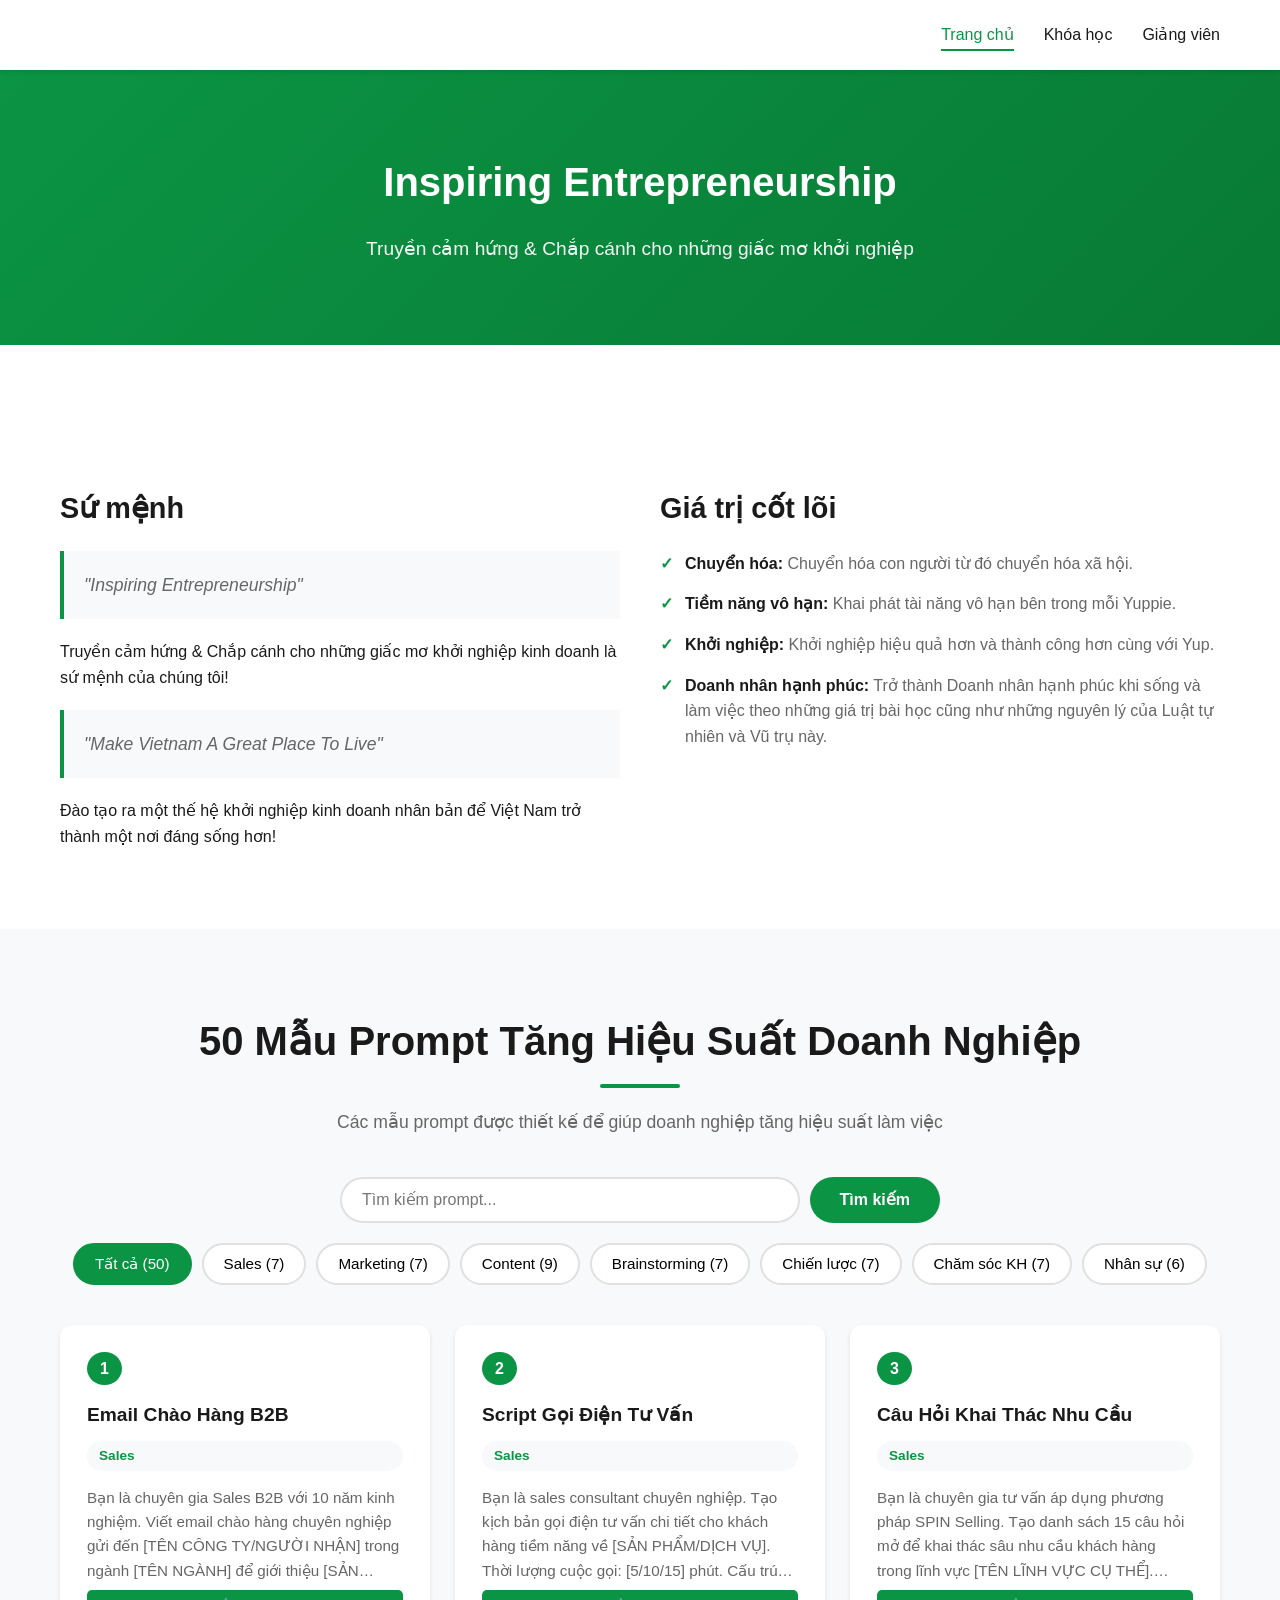
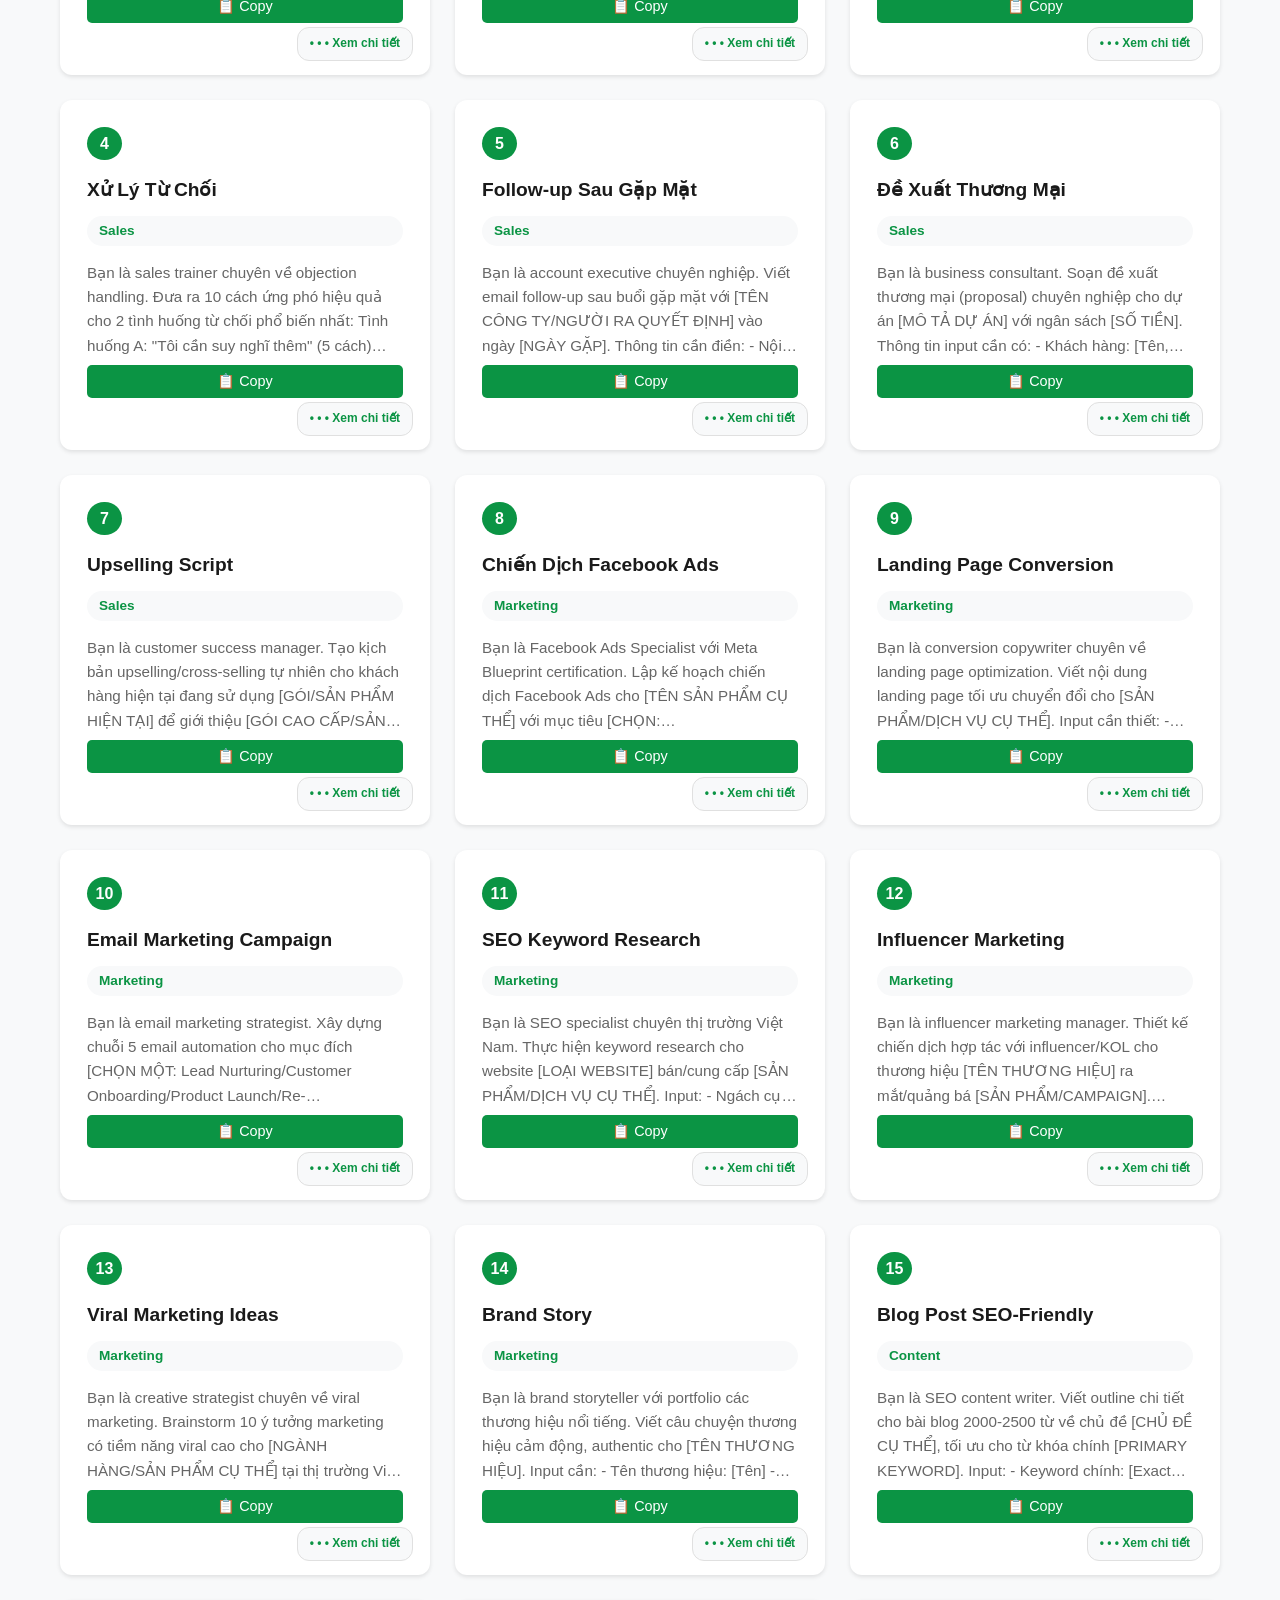
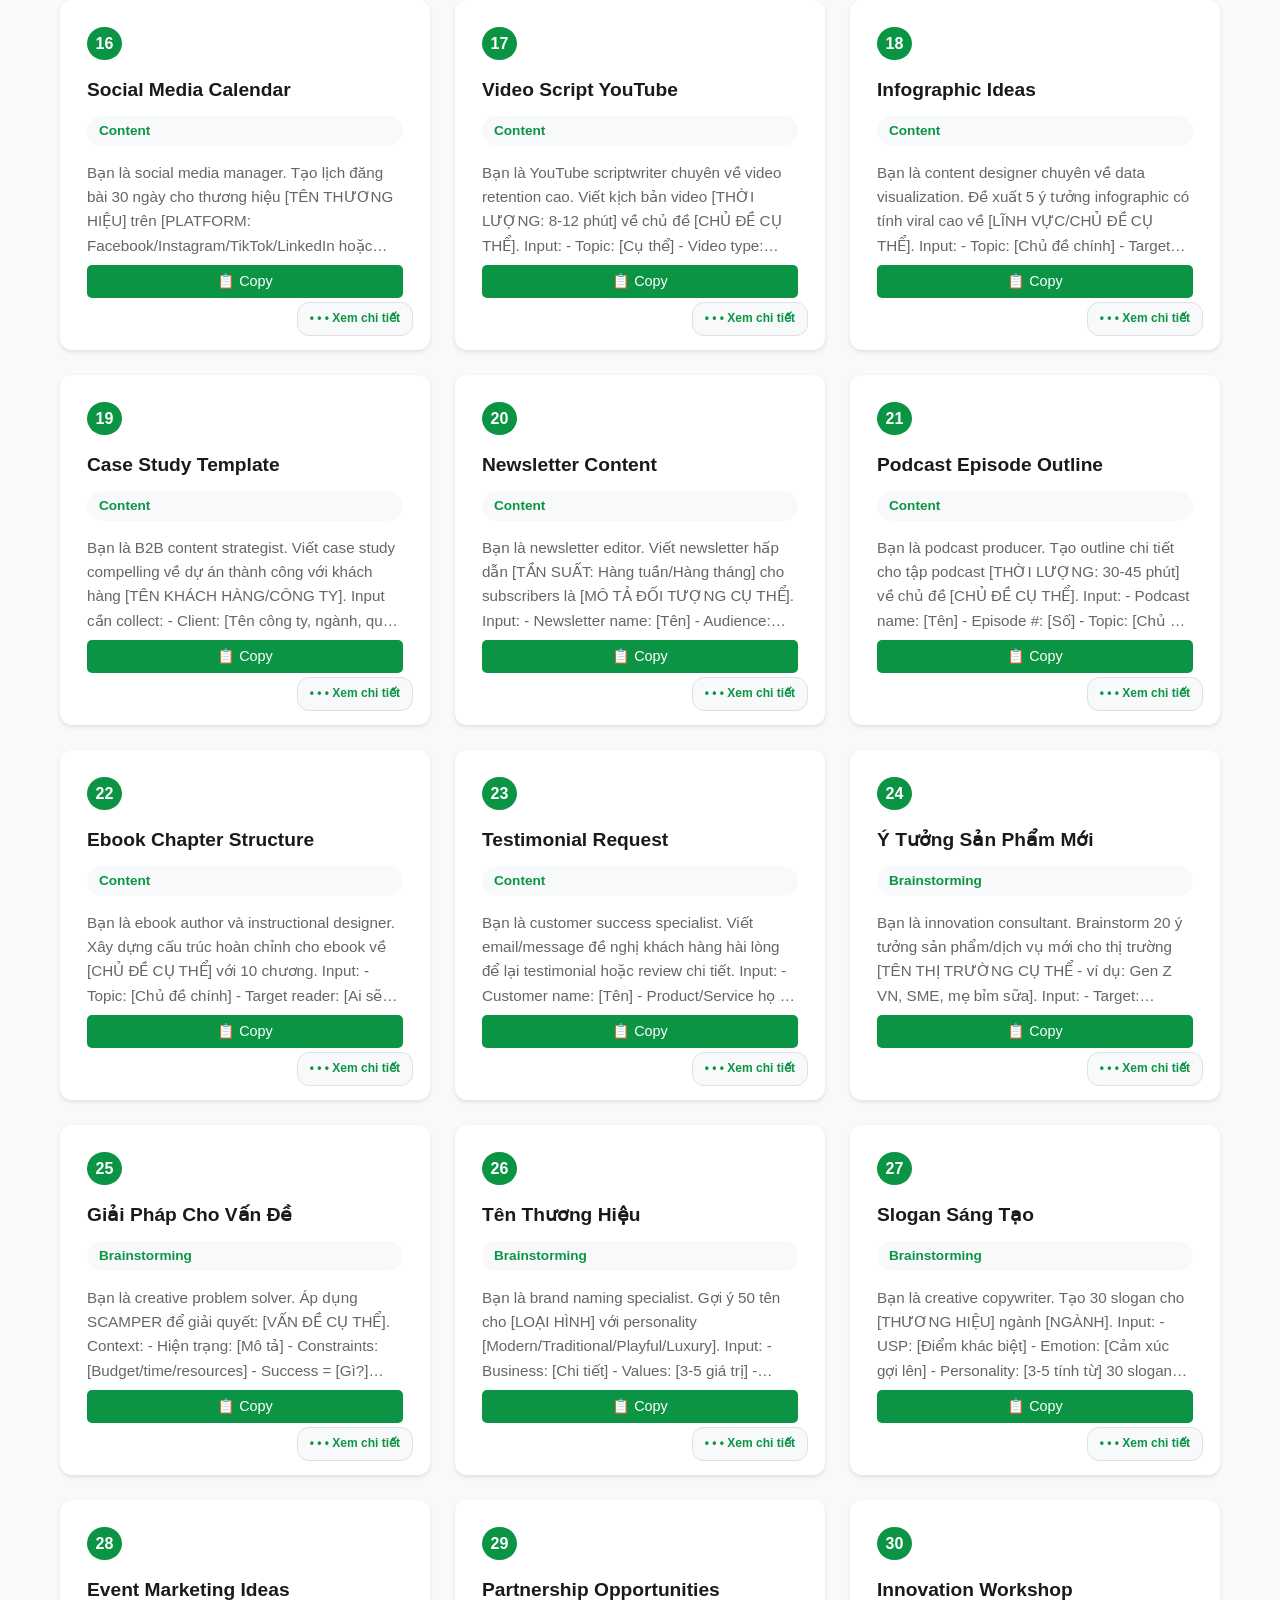
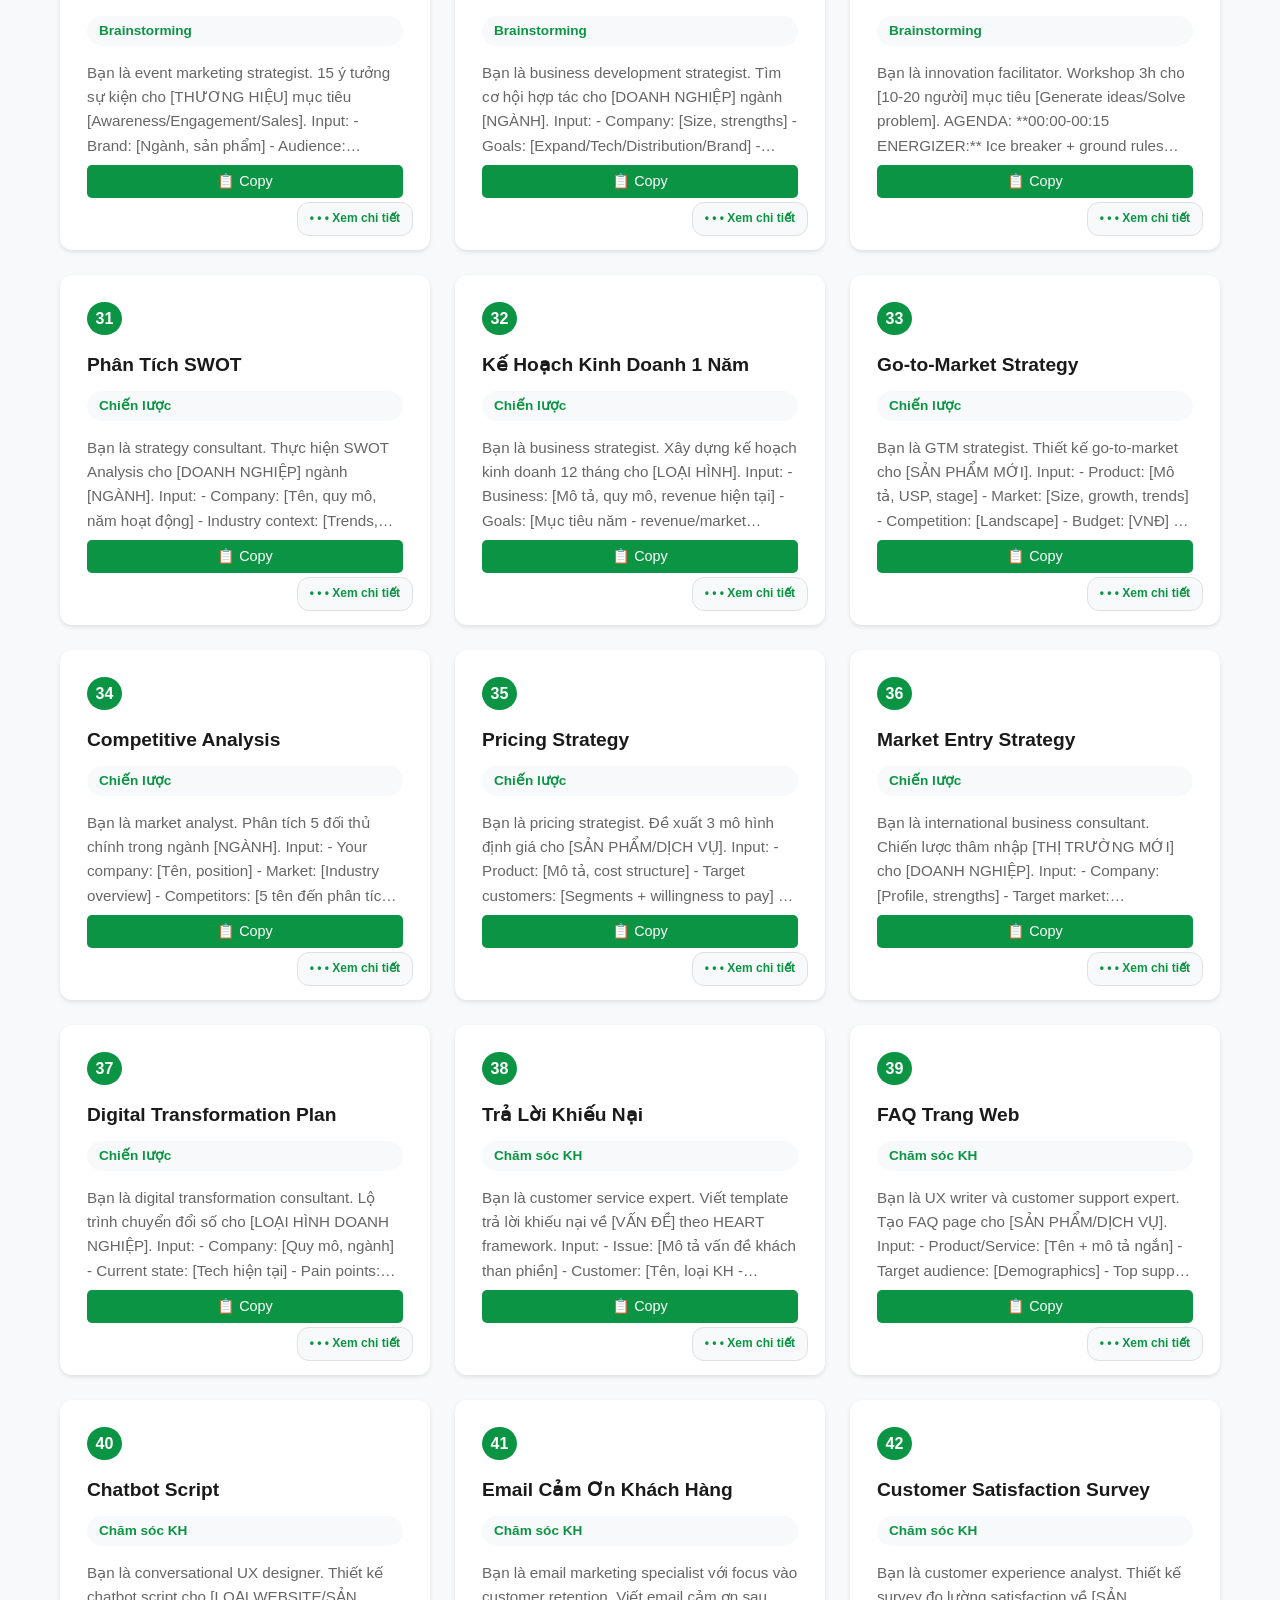
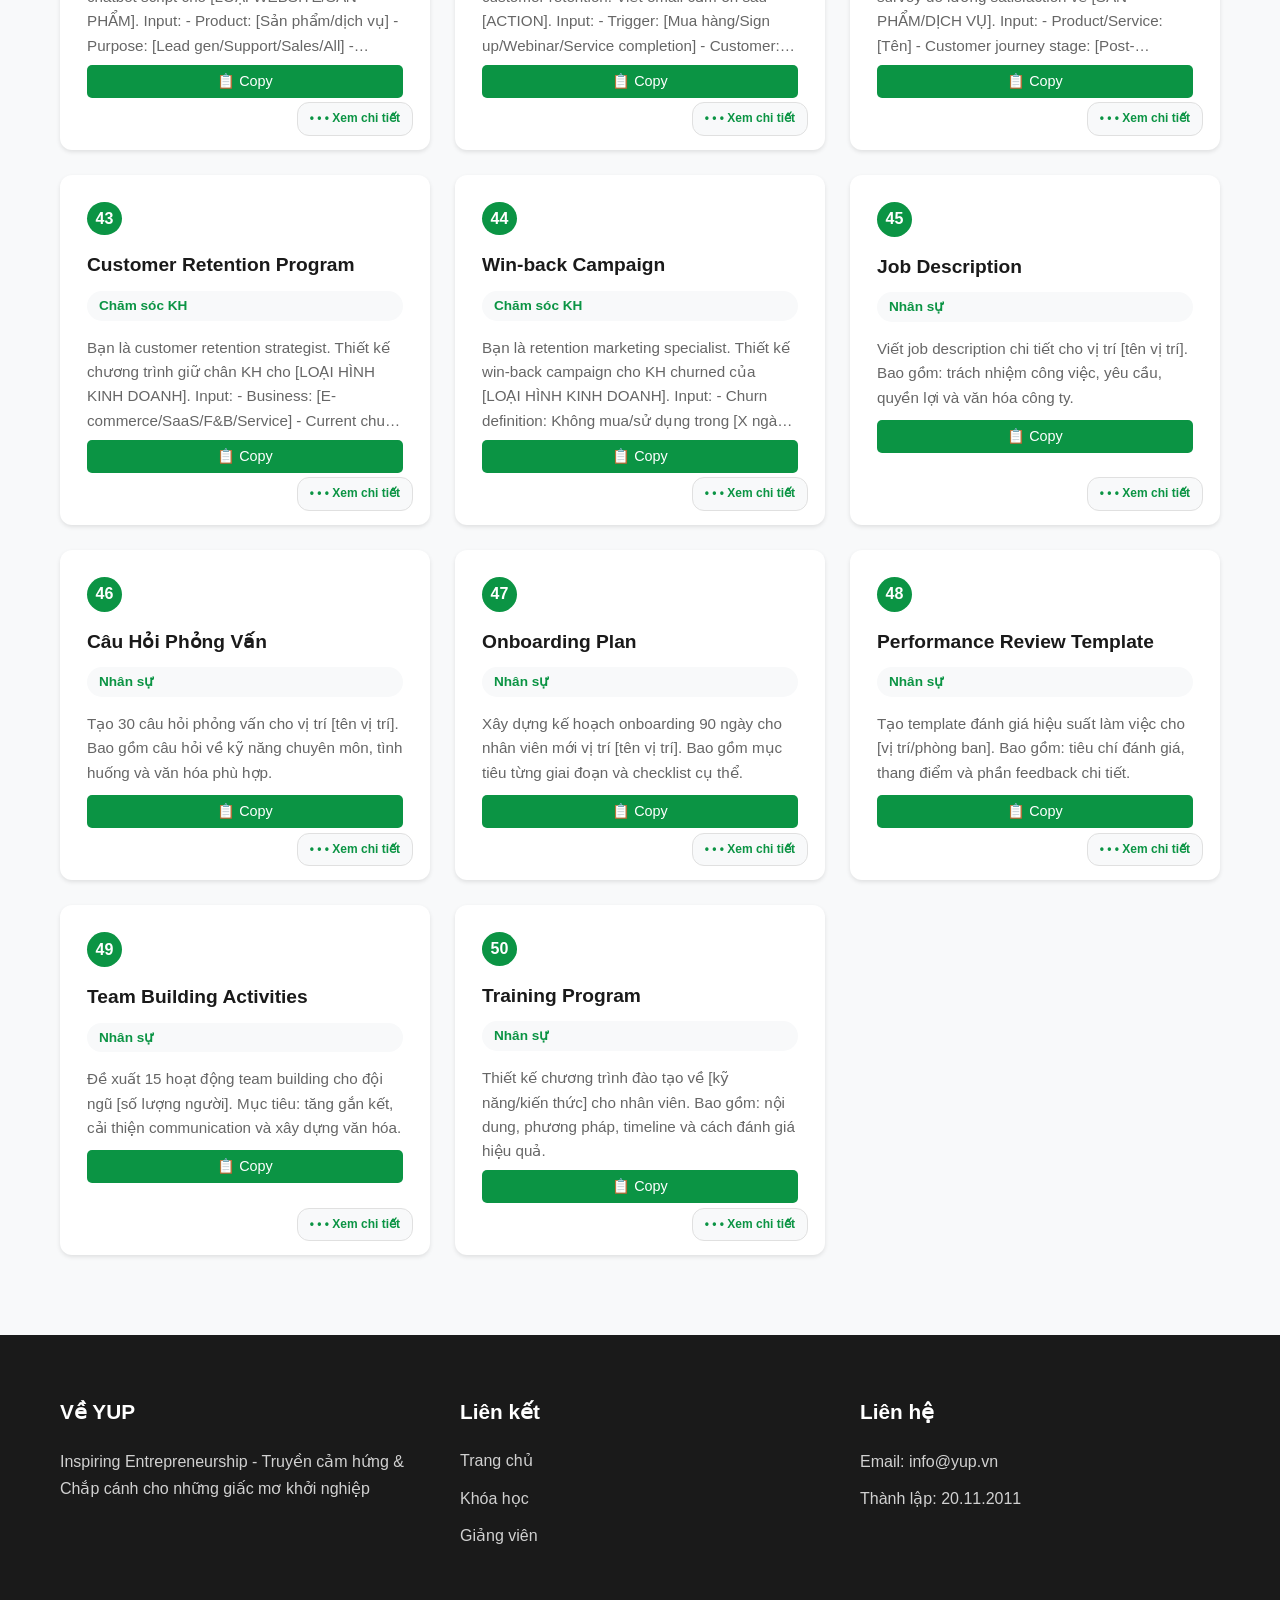
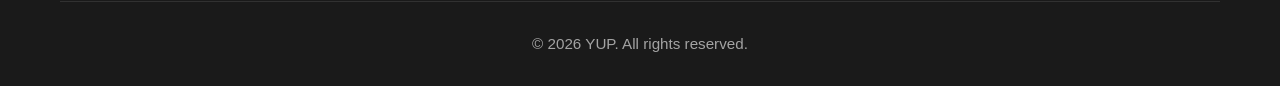
<file: index.html>
<!DOCTYPE html>
<html lang="vi">
<head>
    <meta charset="UTF-8">
    <meta name="viewport" content="width=device-width, initial-scale=1.0">
    <title>YUP - Inspiring Entrepreneurship</title>
    <link rel="stylesheet" href="style/style.css">
</head>
<body>
    <!-- Navigation -->
    <nav class="navbar">
        <div class="container">
            <div class="nav-wrapper">
                <a href="index.html" class="logo">
                    <img src="img/YUP-LOGO-NGANG-06-800x294.png" alt="YUP Logo">
                </a>
                <button class="mobile-menu-toggle" aria-label="Toggle menu">
                    <span></span>
                    <span></span>
                    <span></span>
                </button>
                <ul class="nav-menu">
                    <li><a href="index.html" class="active">Trang chủ</a></li>
                    <li><a href="courses.html">Khóa học</a></li>
                    <li><a href="instructors.html">Giảng viên</a></li>
                </ul>
            </div>
        </div>
    </nav>

    <!-- Hero Section -->
    <section class="hero">
        <div class="container">
            <h1 class="hero-title">Inspiring Entrepreneurship</h1>
            <p class="hero-subtitle">Truyền cảm hứng & Chắp cánh cho những giấc mơ khởi nghiệp</p>
        </div>
    </section>

    <!-- About YUP -->
    <section class="about">
        <div class="container">

            <!-- Mission & Values -->
            <div class="mission-values">
                <div class="mission">
                    <h3>Sứ mệnh</h3>
                    <blockquote>"Inspiring Entrepreneurship"</blockquote>
                    <p>Truyền cảm hứng & Chắp cánh cho những giấc mơ khởi nghiệp kinh doanh là sứ mệnh của chúng tôi!</p>
                    <blockquote>"Make Vietnam A Great Place To Live"</blockquote>
                    <p>Đào tạo ra một thế hệ khởi nghiệp kinh doanh nhân bản để Việt Nam trở thành một nơi đáng sống hơn!</p>
                </div>
                
                <div class="values">
                    <h3>Giá trị cốt lõi</h3>
                    <ul>
                        <li><strong>Chuyển hóa:</strong> Chuyển hóa con người từ đó chuyển hóa xã hội.</li>
                        <li><strong>Tiềm năng vô hạn:</strong> Khai phát tài năng vô hạn bên trong mỗi Yuppie.</li>
                        <li><strong>Khởi nghiệp:</strong> Khởi nghiệp hiệu quả hơn và thành công hơn cùng với Yup.</li>
                        <li><strong>Doanh nhân hạnh phúc:</strong> Trở thành Doanh nhân hạnh phúc khi sống và làm việc theo những giá trị bài học cũng như những nguyên lý của Luật tự nhiên và Vũ trụ này.</li>
                    </ul>
                </div>
            </div>
        </div>
    </section>

    <!-- Prompts Section -->
    <section class="prompts">
        <div class="container">
            <h2 class="section-title">50 Mẫu Prompt Tăng Hiệu Suất Doanh Nghiệp</h2>
            <p class="section-subtitle">Các mẫu prompt được thiết kế để giúp doanh nghiệp tăng hiệu suất làm việc</p>
            
            <!-- Category Filter -->
            <div class="filter-section">
                <div class="search-box">
                    <input type="text" id="searchInput" placeholder="Tìm kiếm prompt...">
                    <button id="searchBtn">Tìm kiếm</button>
                </div>
                <div class="category-filter">
                    <button class="filter-btn active" data-category="all">Tất cả</button>
                    <button class="filter-btn" data-category="sales">Sales</button>
                    <button class="filter-btn" data-category="marketing">Marketing</button>
                    <button class="filter-btn" data-category="content">Content</button>
                    <button class="filter-btn" data-category="brainstorming">Brainstorming</button>
                    <button class="filter-btn" data-category="strategy">Chiến lược</button>
                    <button class="filter-btn" data-category="customer-service">Chăm sóc KH</button>
                    <button class="filter-btn" data-category="hr">Nhân sự</button>
                </div>
            </div>

            <!-- Prompts Grid -->
            <div class="prompts-grid" id="promptsGrid">
                <!-- Prompts will be loaded dynamically from prompts.json -->
            </div>

            <div id="noResults" class="no-results" style="display: none;">
                <p>Không tìm thấy prompt phù hợp. Vui lòng thử từ khóa khác.</p>
            </div>
        </div>
    </section>

    <!-- Footer -->
    <footer class="footer">
        <div class="container">
            <div class="footer-content">
                <div class="footer-section">
                    <h4>Về YUP</h4>
                    <p>Inspiring Entrepreneurship - Truyền cảm hứng & Chắp cánh cho những giấc mơ khởi nghiệp</p>
                </div>
                <div class="footer-section">
                    <h4>Liên kết</h4>
                    <ul>
                        <li><a href="index.html">Trang chủ</a></li>
                        <li><a href="courses.html">Khóa học</a></li>
                        <li><a href="instructors.html">Giảng viên</a></li>
                    </ul>
                </div>
                <div class="footer-section">
                    <h4>Liên hệ</h4>
                    <p>Email: info@yup.vn</p>
                    <p>Thành lập: 20.11.2011</p>
                </div>
            </div>
            <div class="footer-bottom">
                <p>&copy; 2026 YUP. All rights reserved.</p>
            </div>
        </div>
    </footer>

    <!-- Prompt Detail Modal -->
    <div class="prompt-modal" id="promptModal">
        <div class="modal-content">
            <div class="modal-header">
                <h2 id="modalTitle"></h2>
                <button class="modal-close" id="modalClose">&times;</button>
            </div>
            <div class="modal-body">
                <div class="modal-prompt-number" id="modalPromptNumber"></div>
                <div class="modal-prompt-category" id="modalCategory"></div>
                <div class="modal-prompt-text" id="modalText"></div>
            </div>
            <div class="modal-actions">
                <button class="modal-btn modal-btn-primary" id="copyPromptBtn">
                    📋 Copy Prompt
                </button>
                <button class="modal-btn modal-btn-secondary" id="closeModalBtn">
                    Đóng
                </button>
            </div>
        </div>
    </div>

    <script src="script/script.js"></script>
</body>
</html>
</file>
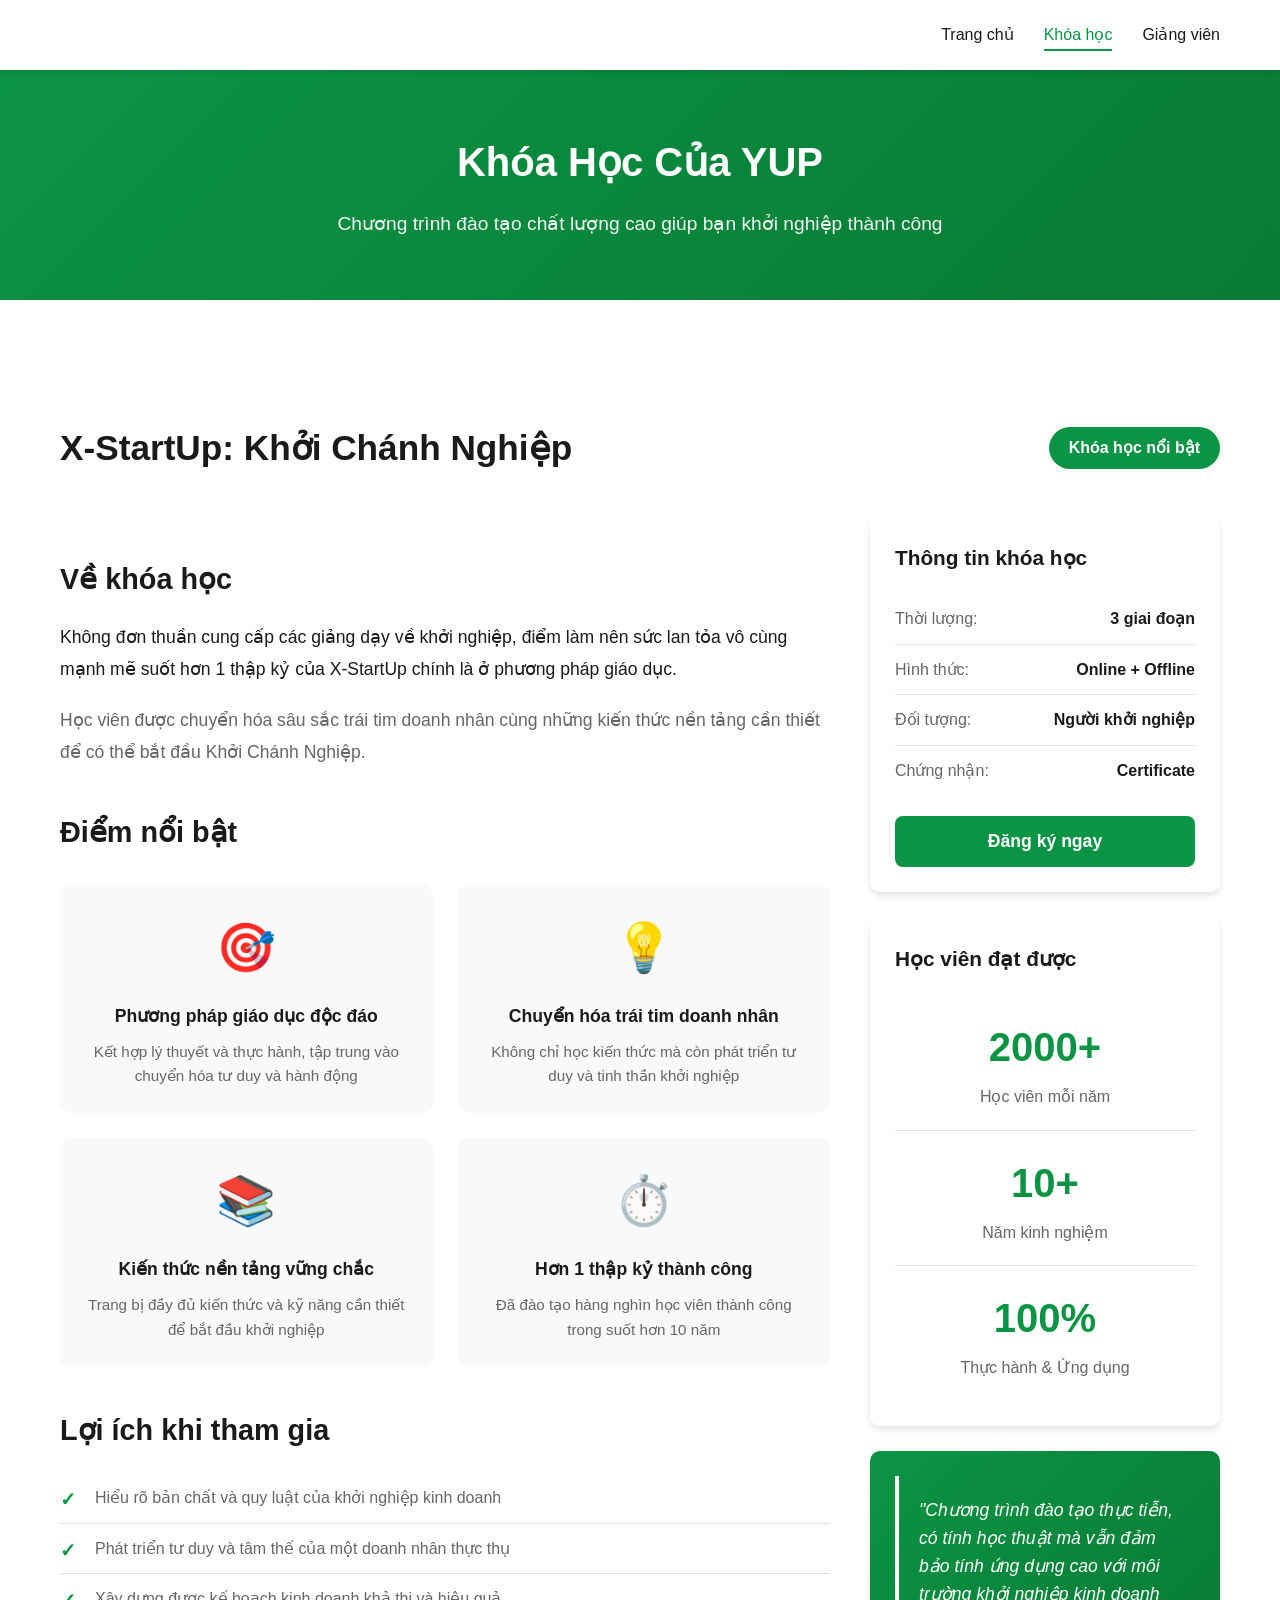
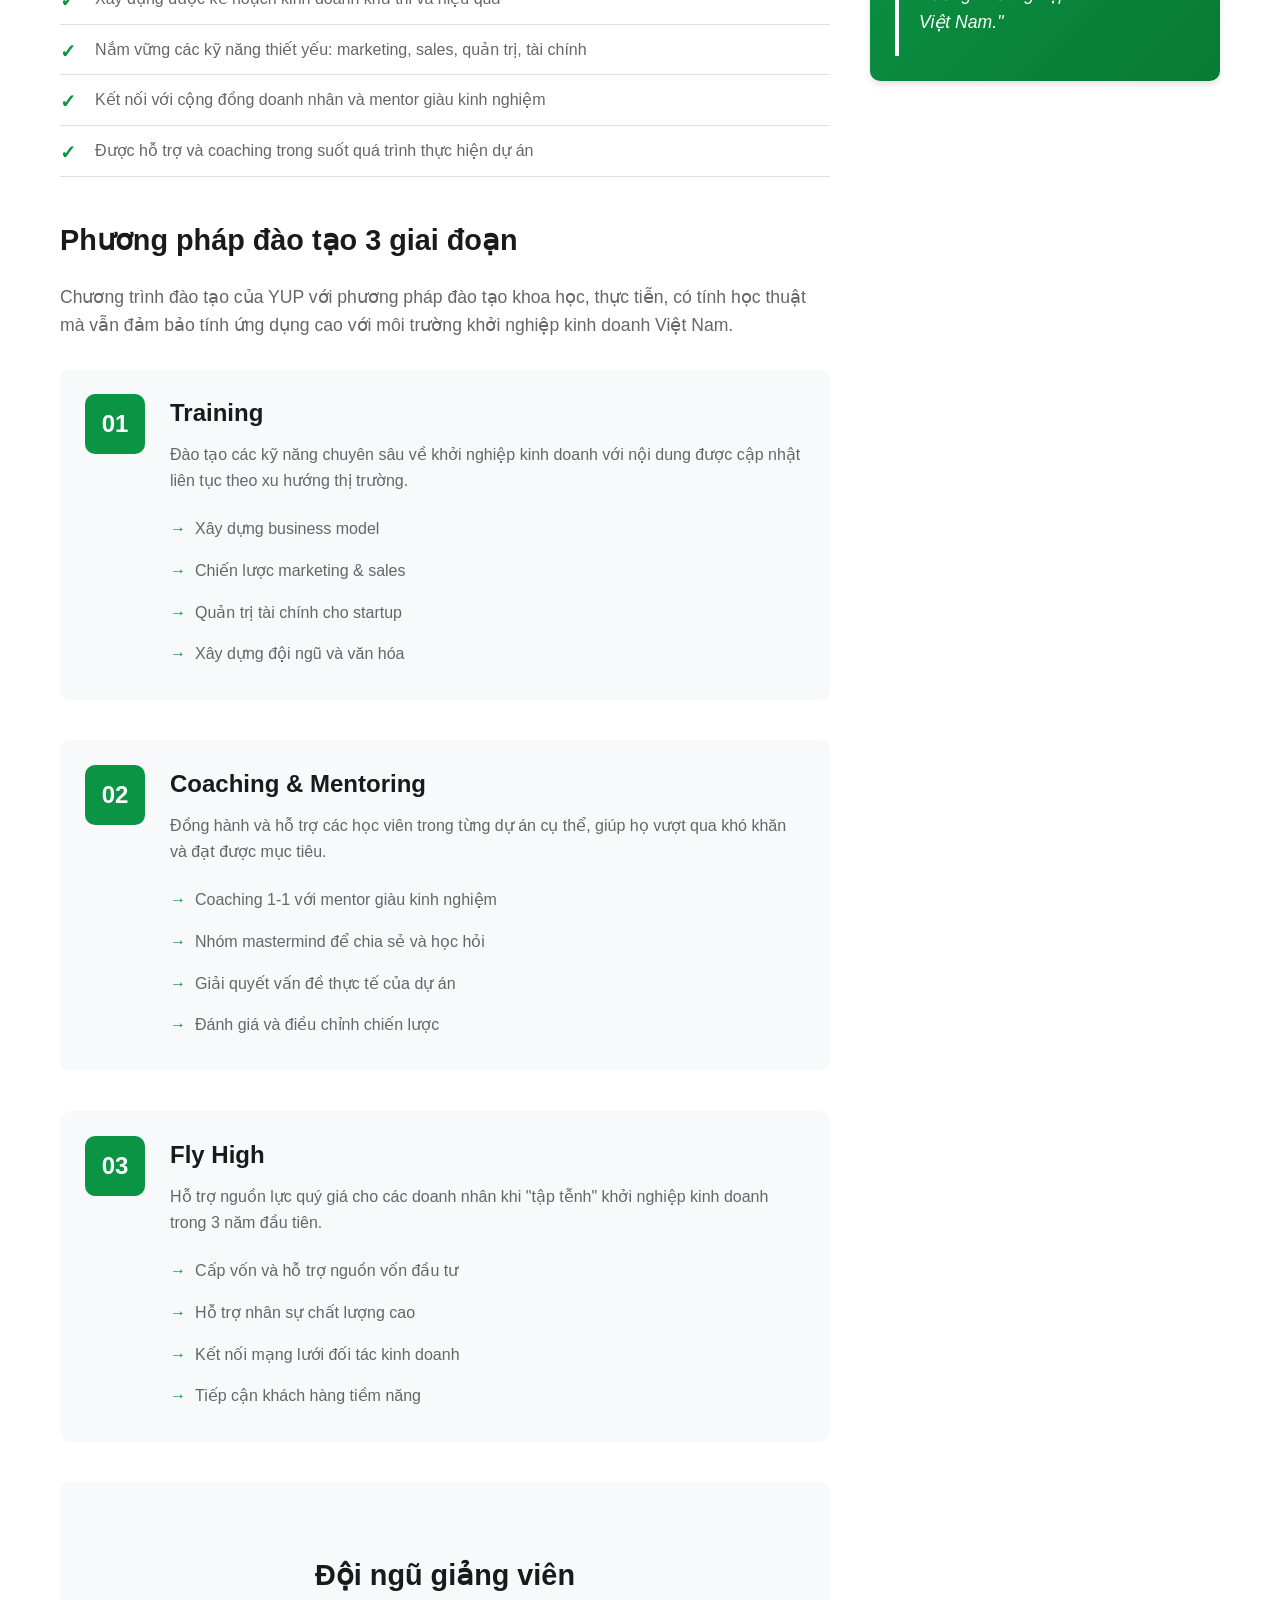
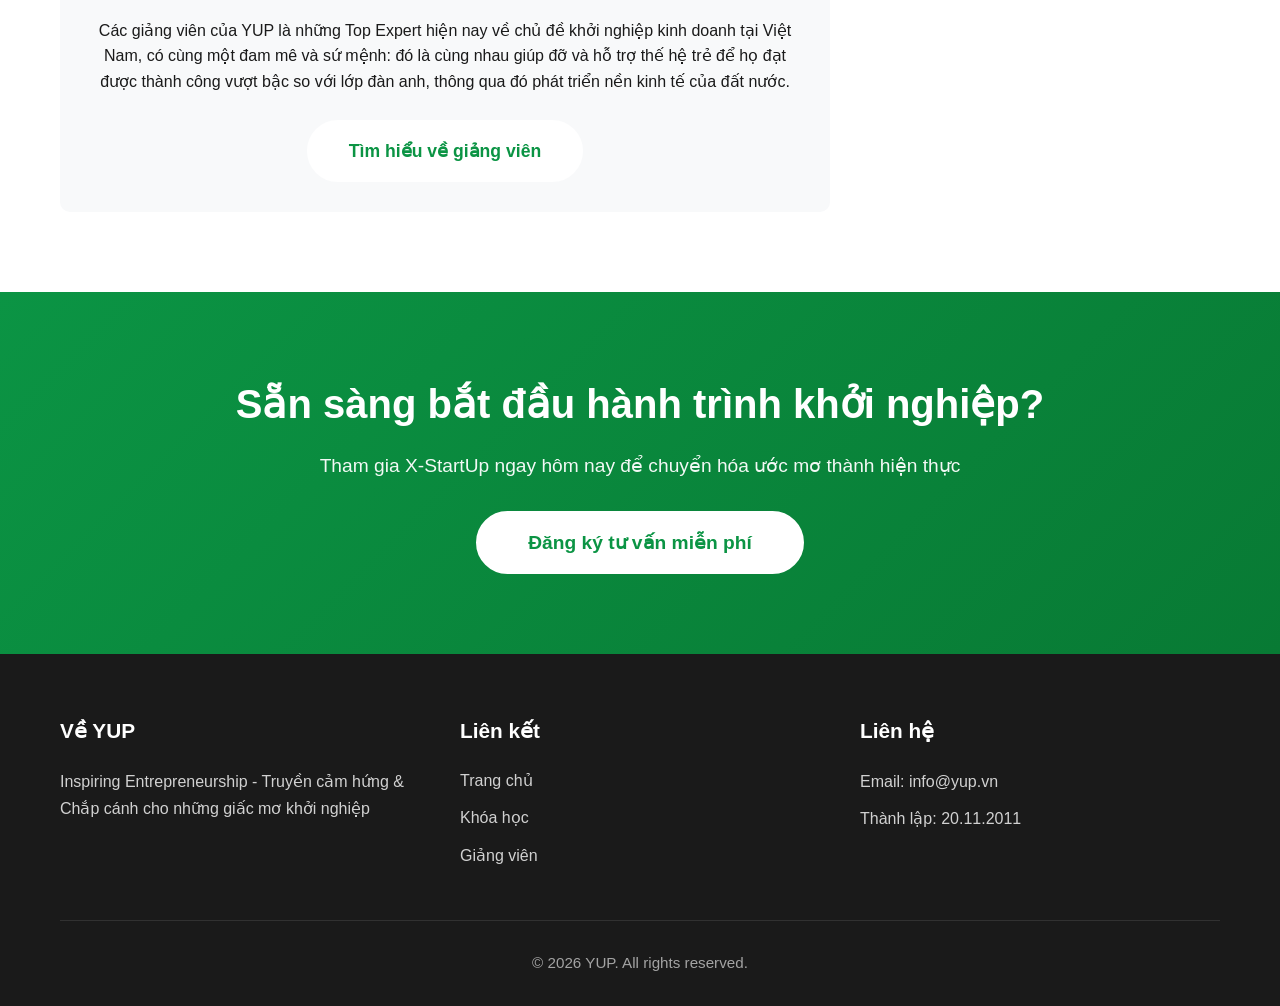
<file: courses.html>
<!DOCTYPE html>
<html lang="vi">
<head>
    <meta charset="UTF-8">
    <meta name="viewport" content="width=device-width, initial-scale=1.0">
    <title>Khóa học - YUP</title>
    <link rel="stylesheet" href="style/style.css">
</head>
<body>
    <!-- Navigation -->
    <nav class="navbar">
        <div class="container">
            <div class="nav-wrapper">
                <a href="index.html" class="logo">
                    <img src="img/YUP-LOGO-NGANG-06-800x294.png" alt="YUP Logo">
                </a>
                <button class="mobile-menu-toggle" aria-label="Toggle menu">
                    <span></span>
                    <span></span>
                    <span></span>
                </button>
                <ul class="nav-menu">
                    <li><a href="index.html">Trang chủ</a></li>
                    <li><a href="courses.html" class="active">Khóa học</a></li>
                    <li><a href="instructors.html">Giảng viên</a></li>
                </ul>
            </div>
        </div>
    </nav>

    <!-- Page Header -->
    <section class="page-header">
        <div class="container">
            <h1>Khóa Học Của YUP</h1>
            <p>Chương trình đào tạo chất lượng cao giúp bạn khởi nghiệp thành công</p>
        </div>
    </section>

    <!-- Course Details -->
    <section class="course-section">
        <div class="container">
            <div class="course-detail">
                <div class="course-header">
                    <h2>X-StartUp: Khởi Chánh Nghiệp</h2>
                    <div class="course-badge">Khóa học nổi bật</div>
                </div>

                <div class="course-content">
                    <div class="course-main">
                        <h3>Về khóa học</h3>
                        <p class="course-intro">Không đơn thuần cung cấp các giảng dạy về khởi nghiệp, điểm làm nên sức lan tỏa vô cùng mạnh mẽ suốt hơn 1 thập kỷ của X-StartUp chính là ở phương pháp giáo dục.</p>
                        
                        <p class="course-description">Học viên được chuyển hóa sâu sắc trái tim doanh nhân cùng những kiến thức nền tảng cần thiết để có thể bắt đầu Khởi Chánh Nghiệp.</p>

                        <div class="course-highlights">
                            <h3>Điểm nổi bật</h3>
                            <div class="highlights-grid">
                                <div class="highlight-item">
                                    <div class="highlight-icon">🎯</div>
                                    <h4>Phương pháp giáo dục độc đáo</h4>
                                    <p>Kết hợp lý thuyết và thực hành, tập trung vào chuyển hóa tư duy và hành động</p>
                                </div>
                                <div class="highlight-item">
                                    <div class="highlight-icon">💡</div>
                                    <h4>Chuyển hóa trái tim doanh nhân</h4>
                                    <p>Không chỉ học kiến thức mà còn phát triển tư duy và tinh thần khởi nghiệp</p>
                                </div>
                                <div class="highlight-item">
                                    <div class="highlight-icon">📚</div>
                                    <h4>Kiến thức nền tảng vững chắc</h4>
                                    <p>Trang bị đầy đủ kiến thức và kỹ năng cần thiết để bắt đầu khởi nghiệp</p>
                                </div>
                                <div class="highlight-item">
                                    <div class="highlight-icon">⏱️</div>
                                    <h4>Hơn 1 thập kỷ thành công</h4>
                                    <p>Đã đào tạo hàng nghìn học viên thành công trong suốt hơn 10 năm</p>
                                </div>
                            </div>
                        </div>

                        <div class="course-benefits">
                            <h3>Lợi ích khi tham gia</h3>
                            <ul class="benefits-list">
                                <li>Hiểu rõ bản chất và quy luật của khởi nghiệp kinh doanh</li>
                                <li>Phát triển tư duy và tâm thế của một doanh nhân thực thụ</li>
                                <li>Xây dựng được kế hoạch kinh doanh khả thi và hiệu quả</li>
                                <li>Nắm vững các kỹ năng thiết yếu: marketing, sales, quản trị, tài chính</li>
                                <li>Kết nối với cộng đồng doanh nhân và mentor giàu kinh nghiệm</li>
                                <li>Được hỗ trợ và coaching trong suốt quá trình thực hiện dự án</li>
                            </ul>
                        </div>

                        <div class="training-method">
                            <h3>Phương pháp đào tạo 3 giai đoạn</h3>
                            <p class="method-intro">Chương trình đào tạo của YUP với phương pháp đào tạo khoa học, thực tiễn, có tính học thuật mà vẫn đảm bảo tính ứng dụng cao với môi trường khởi nghiệp kinh doanh Việt Nam.</p>
                            
                            <div class="method-steps">
                                <div class="method-step">
                                    <div class="step-number">01</div>
                                    <div class="step-content">
                                        <h4>Training</h4>
                                        <p>Đào tạo các kỹ năng chuyên sâu về khởi nghiệp kinh doanh với nội dung được cập nhật liên tục theo xu hướng thị trường.</p>
                                        <ul>
                                            <li>Xây dựng business model</li>
                                            <li>Chiến lược marketing & sales</li>
                                            <li>Quản trị tài chính cho startup</li>
                                            <li>Xây dựng đội ngũ và văn hóa</li>
                                        </ul>
                                    </div>
                                </div>

                                <div class="method-step">
                                    <div class="step-number">02</div>
                                    <div class="step-content">
                                        <h4>Coaching & Mentoring</h4>
                                        <p>Đồng hành và hỗ trợ các học viên trong từng dự án cụ thể, giúp họ vượt qua khó khăn và đạt được mục tiêu.</p>
                                        <ul>
                                            <li>Coaching 1-1 với mentor giàu kinh nghiệm</li>
                                            <li>Nhóm mastermind để chia sẻ và học hỏi</li>
                                            <li>Giải quyết vấn đề thực tế của dự án</li>
                                            <li>Đánh giá và điều chỉnh chiến lược</li>
                                        </ul>
                                    </div>
                                </div>

                                <div class="method-step">
                                    <div class="step-number">03</div>
                                    <div class="step-content">
                                        <h4>Fly High</h4>
                                        <p>Hỗ trợ nguồn lực quý giá cho các doanh nhân khi "tập tễnh" khởi nghiệp kinh doanh trong 3 năm đầu tiên.</p>
                                        <ul>
                                            <li>Cấp vốn và hỗ trợ nguồn vốn đầu tư</li>
                                            <li>Hỗ trợ nhân sự chất lượng cao</li>
                                            <li>Kết nối mạng lưới đối tác kinh doanh</li>
                                            <li>Tiếp cận khách hàng tiềm năng</li>
                                        </ul>
                                    </div>
                                </div>
                            </div>
                        </div>

                        <div class="expert-team">
                            <h3>Đội ngũ giảng viên</h3>
                            <p>Các giảng viên của YUP là những Top Expert hiện nay về chủ đề khởi nghiệp kinh doanh tại Việt Nam, có cùng một đam mê và sứ mệnh: đó là cùng nhau giúp đỡ và hỗ trợ thế hệ trẻ để họ đạt được thành công vượt bậc so với lớp đàn anh, thông qua đó phát triển nền kinh tế của đất nước.</p>
                            <a href="instructors.html" class="cta-button">Tìm hiểu về giảng viên</a>
                        </div>
                    </div>

                    <div class="course-sidebar">
                        <div class="sidebar-card">
                            <h4>Thông tin khóa học</h4>
                            <ul class="course-info">
                                <li>
                                    <span class="info-label">Thời lượng:</span>
                                    <span class="info-value">3 giai đoạn</span>
                                </li>
                                <li>
                                    <span class="info-label">Hình thức:</span>
                                    <span class="info-value">Online + Offline</span>
                                </li>
                                <li>
                                    <span class="info-label">Đối tượng:</span>
                                    <span class="info-value">Người khởi nghiệp</span>
                                </li>
                                <li>
                                    <span class="info-label">Chứng nhận:</span>
                                    <span class="info-value">Certificate</span>
                                </li>
                            </ul>
                            <button class="register-btn">Đăng ký ngay</button>
                        </div>

                        <div class="sidebar-card">
                            <h4>Học viên đạt được</h4>
                            <div class="achievement">
                                <div class="achievement-number">2000+</div>
                                <div class="achievement-text">Học viên mỗi năm</div>
                            </div>
                            <div class="achievement">
                                <div class="achievement-number">10+</div>
                                <div class="achievement-text">Năm kinh nghiệm</div>
                            </div>
                            <div class="achievement">
                                <div class="achievement-number">100%</div>
                                <div class="achievement-text">Thực hành & Ứng dụng</div>
                            </div>
                        </div>

                        <div class="sidebar-card quote-card">
                            <blockquote>
                                "Chương trình đào tạo thực tiễn, có tính học thuật mà vẫn đảm bảo tính ứng dụng cao với môi trường khởi nghiệp kinh doanh Việt Nam."
                            </blockquote>
                        </div>
                    </div>
                </div>
            </div>
        </div>
    </section>

    <!-- Call to Action -->
    <section class="cta-section">
        <div class="container">
            <h2>Sẵn sàng bắt đầu hành trình khởi nghiệp?</h2>
            <p>Tham gia X-StartUp ngay hôm nay để chuyển hóa ước mơ thành hiện thực</p>
            <button class="cta-button large">Đăng ký tư vấn miễn phí</button>
        </div>
    </section>

    <!-- Footer -->
    <footer class="footer">
        <div class="container">
            <div class="footer-content">
                <div class="footer-section">
                    <h4>Về YUP</h4>
                    <p>Inspiring Entrepreneurship - Truyền cảm hứng & Chắp cánh cho những giấc mơ khởi nghiệp</p>
                </div>
                <div class="footer-section">
                    <h4>Liên kết</h4>
                    <ul>
                        <li><a href="index.html">Trang chủ</a></li>
                        <li><a href="courses.html">Khóa học</a></li>
                        <li><a href="instructors.html">Giảng viên</a></li>
                    </ul>
                </div>
                <div class="footer-section">
                    <h4>Liên hệ</h4>
                    <p>Email: info@yup.vn</p>
                    <p>Thành lập: 20.11.2011</p>
                </div>
            </div>
            <div class="footer-bottom">
                <p>&copy; 2026 YUP. All rights reserved.</p>
            </div>
        </div>
    </footer>

    <script src="script/script.js"></script>
</body>
</html>
</file>
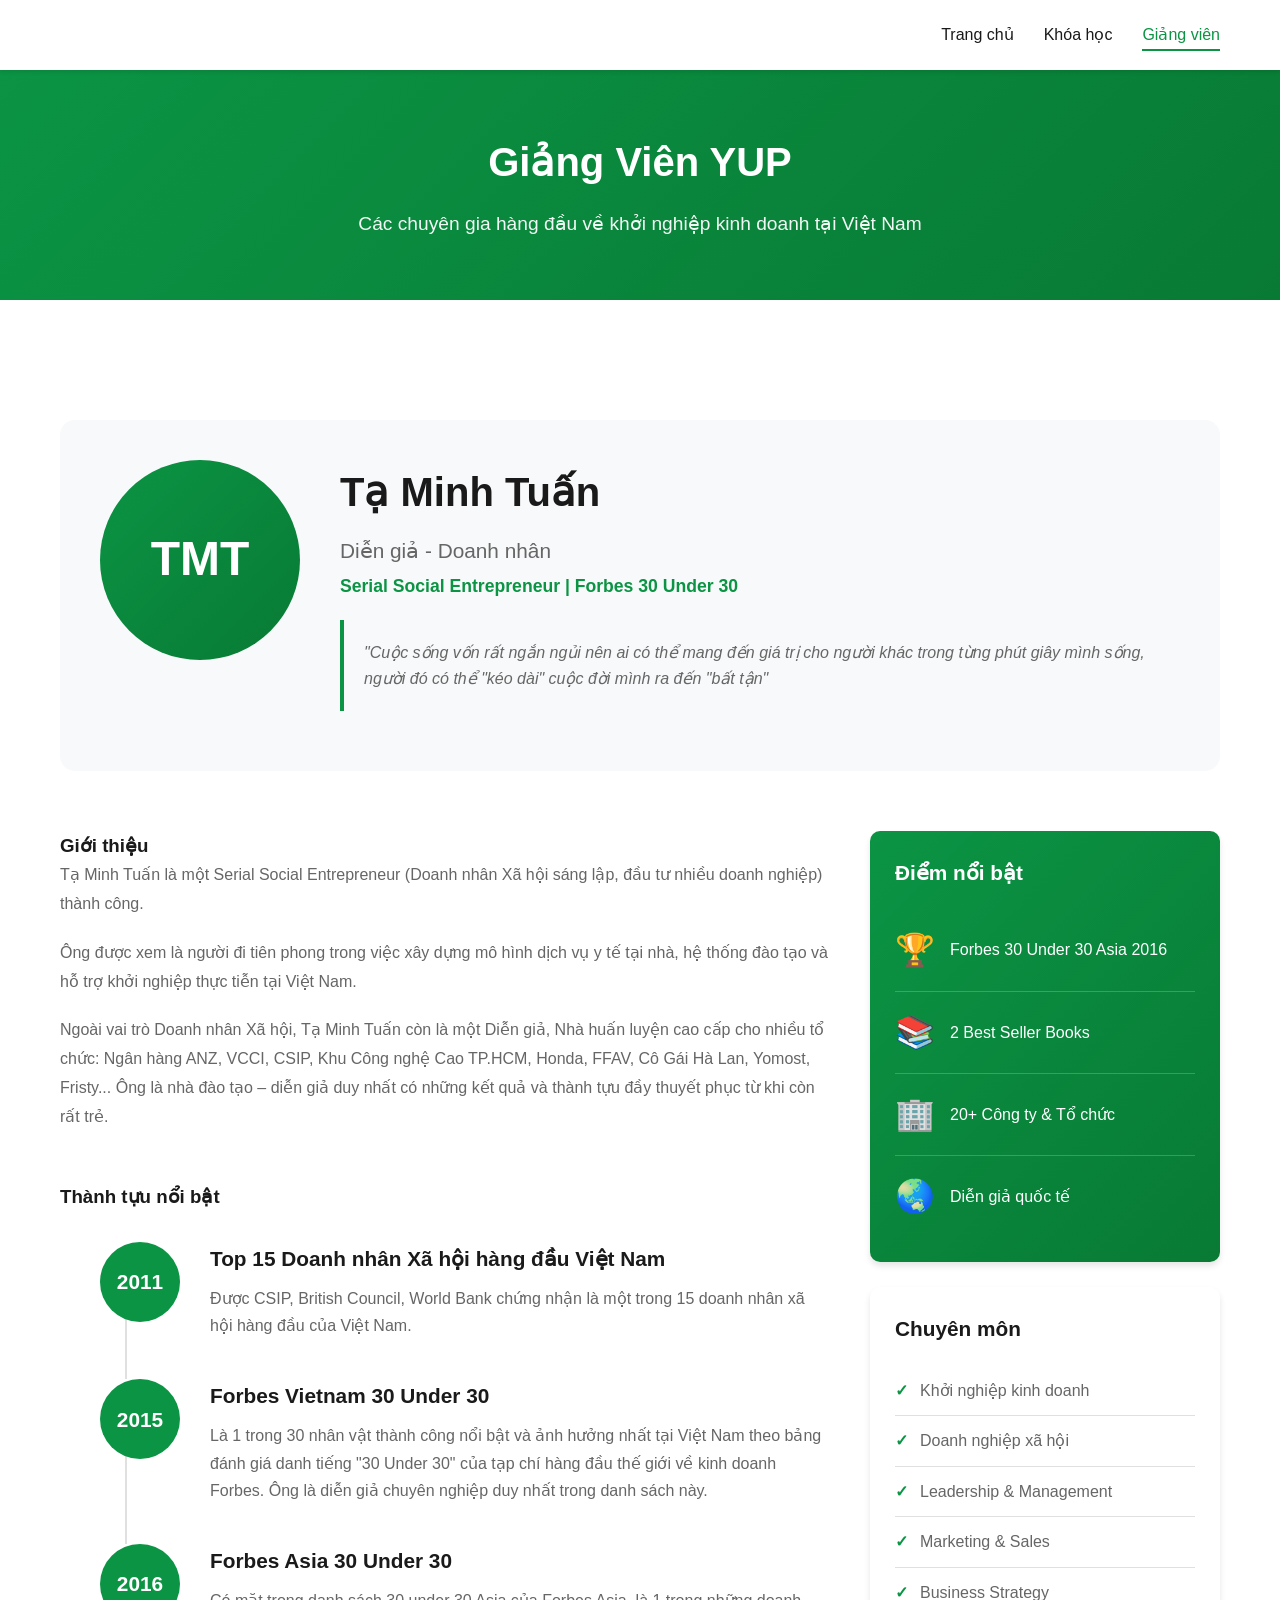
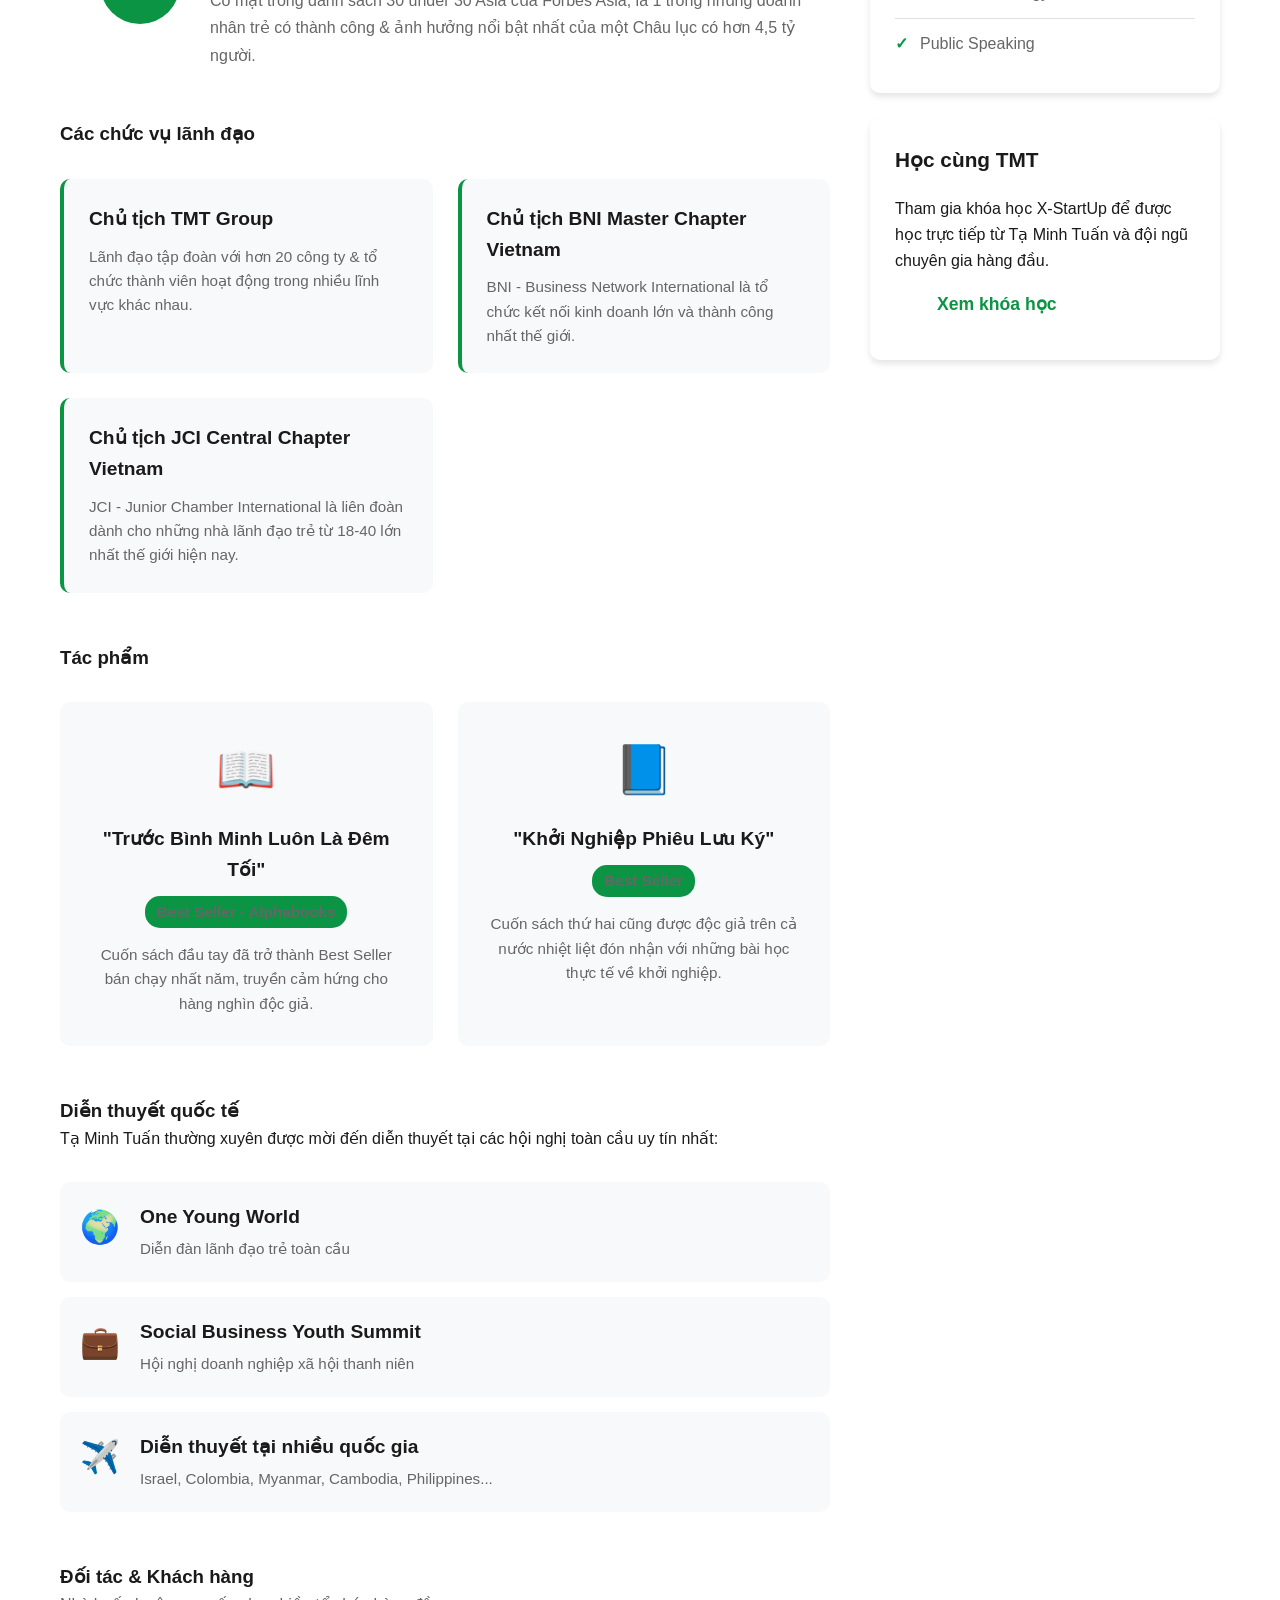
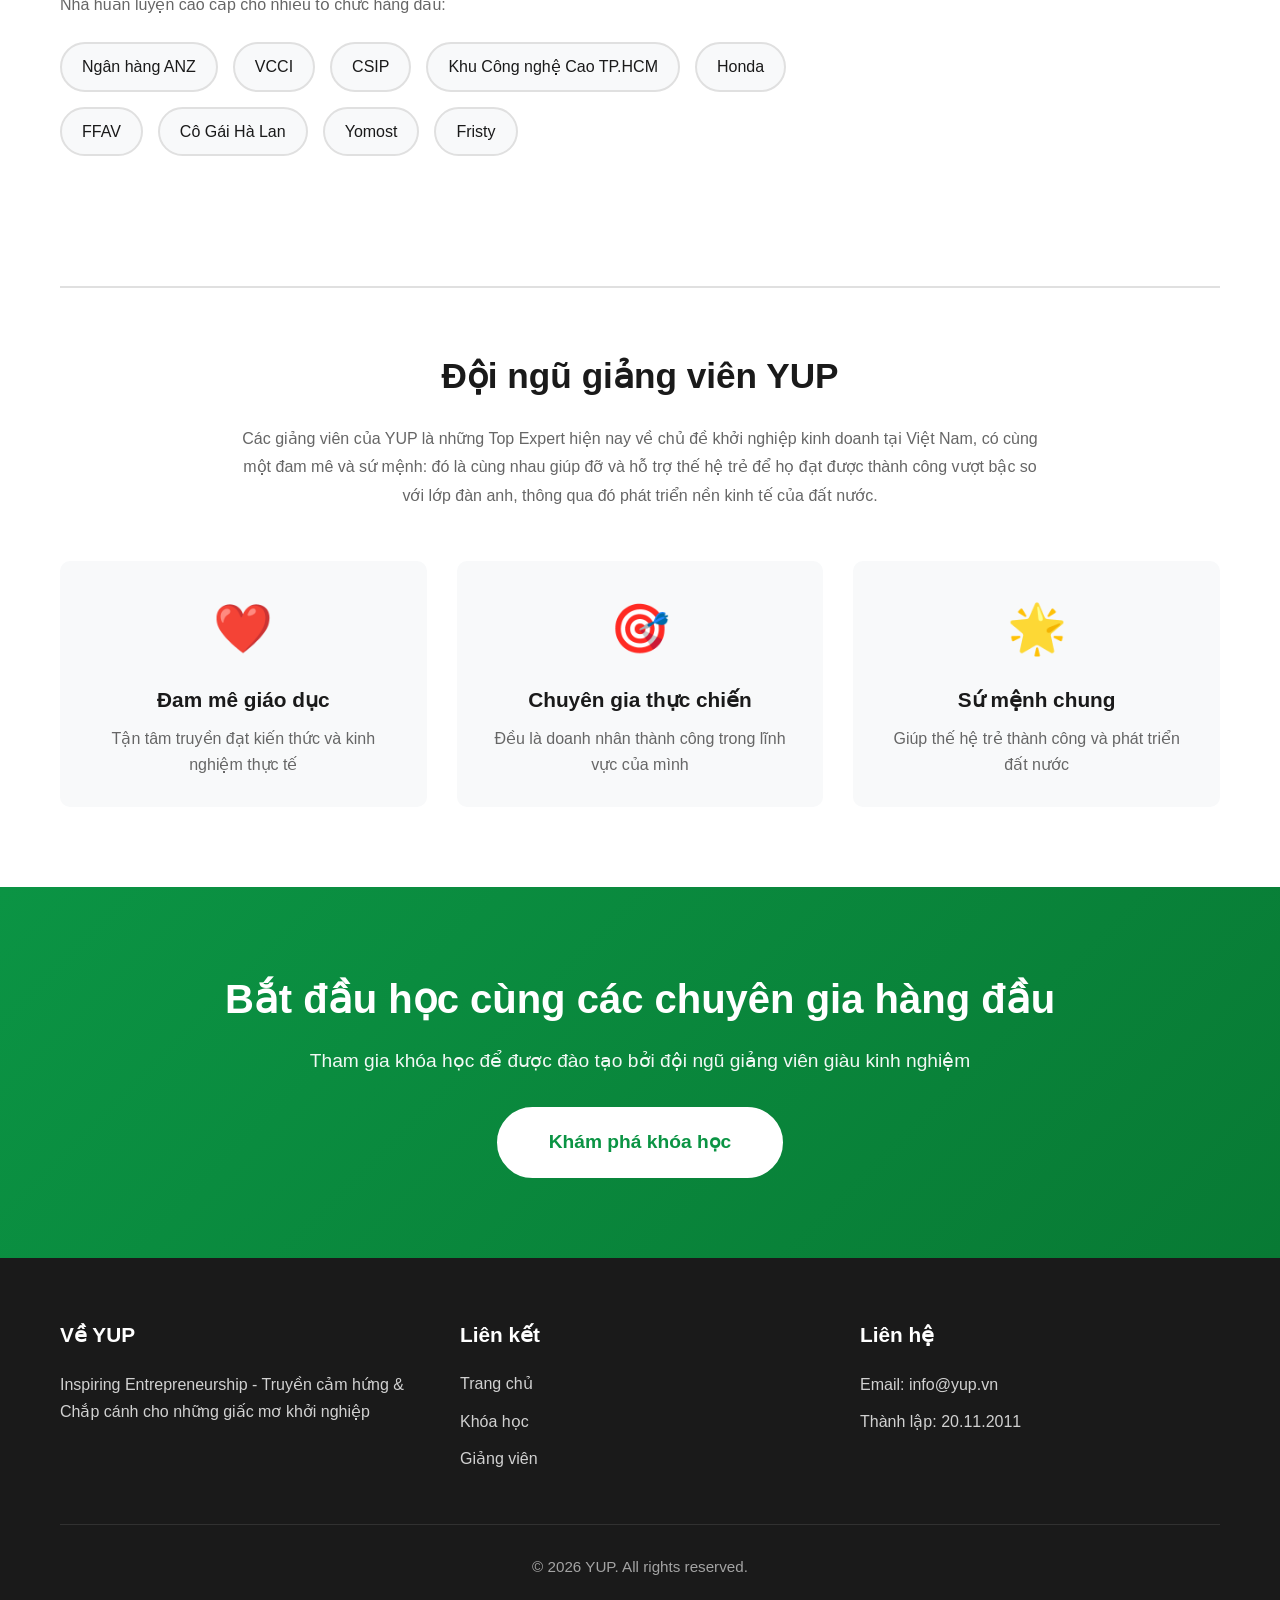
<file: instructors.html>
<!DOCTYPE html>
<html lang="vi">
<head>
    <meta charset="UTF-8">
    <meta name="viewport" content="width=device-width, initial-scale=1.0">
    <title>Giảng viên - YUP</title>
    <link rel="stylesheet" href="style/style.css">
</head>
<body>
    <!-- Navigation -->
    <nav class="navbar">
        <div class="container">
            <div class="nav-wrapper">
                <a href="index.html" class="logo">
                    <img src="img/YUP-LOGO-NGANG-06-800x294.png" alt="YUP Logo">
                </a>
                <button class="mobile-menu-toggle" aria-label="Toggle menu">
                    <span></span>
                    <span></span>
                    <span></span>
                </button>
                <ul class="nav-menu">
                    <li><a href="index.html">Trang chủ</a></li>
                    <li><a href="courses.html">Khóa học</a></li>
                    <li><a href="instructors.html" class="active">Giảng viên</a></li>
                </ul>
            </div>
        </div>
    </nav>

    <!-- Page Header -->
    <section class="page-header">
        <div class="container">
            <h1>Giảng Viên YUP</h1>
            <p>Các chuyên gia hàng đầu về khởi nghiệp kinh doanh tại Việt Nam</p>
        </div>
    </section>

    <!-- Instructor Profile -->
    <section class="instructor-section">
        <div class="container">
            <div class="instructor-profile">
                <div class="profile-header">
                    <div class="profile-image">
                        <div class="image-placeholder">
                            <span>TMT</span>
                        </div>
                    </div>
                    <div class="profile-intro">
                        <h2>Tạ Minh Tuấn</h2>
                        <p class="profile-title">Diễn giả - Doanh nhân</p>
                        <p class="profile-subtitle">Serial Social Entrepreneur | Forbes 30 Under 30</p>
                        <div class="profile-quote">
                            <blockquote>"Cuộc sống vốn rất ngắn ngủi nên ai có thể mang đến giá trị cho người khác trong từng phút giây mình sống, người đó có thể "kéo dài" cuộc đời mình ra đến "bất tận"</blockquote>
                        </div>
                    </div>
                </div>

                <div class="profile-content">
                    <div class="content-main">
                        <section class="bio-section">
                            <h3>Giới thiệu</h3>
                            <p>Tạ Minh Tuấn là một Serial Social Entrepreneur (Doanh nhân Xã hội sáng lập, đầu tư nhiều doanh nghiệp) thành công.</p>
                            
                            <p>Ông được xem là người đi tiên phong trong việc xây dựng mô hình dịch vụ y tế tại nhà, hệ thống đào tạo và hỗ trợ khởi nghiệp thực tiễn tại Việt Nam.</p>

                            <p>Ngoài vai trò Doanh nhân Xã hội, Tạ Minh Tuấn còn là một Diễn giả, Nhà huấn luyện cao cấp cho nhiều tổ chức: Ngân hàng ANZ, VCCI, CSIP, Khu Công nghệ Cao TP.HCM, Honda, FFAV, Cô Gái Hà Lan, Yomost, Fristy... Ông là nhà đào tạo – diễn giả duy nhất có những kết quả và thành tựu đầy thuyết phục từ khi còn rất trẻ.</p>
                        </section>

                        <section class="achievements-section">
                            <h3>Thành tựu nổi bật</h3>
                            <div class="timeline">
                                <div class="timeline-item">
                                    <div class="timeline-year">2011</div>
                                    <div class="timeline-content">
                                        <h4>Top 15 Doanh nhân Xã hội hàng đầu Việt Nam</h4>
                                        <p>Được CSIP, British Council, World Bank chứng nhận là một trong 15 doanh nhân xã hội hàng đầu của Việt Nam.</p>
                                    </div>
                                </div>

                                <div class="timeline-item">
                                    <div class="timeline-year">2015</div>
                                    <div class="timeline-content">
                                        <h4>Forbes Vietnam 30 Under 30</h4>
                                        <p>Là 1 trong 30 nhân vật thành công nổi bật và ảnh hưởng nhất tại Việt Nam theo bảng đánh giá danh tiếng "30 Under 30" của tạp chí hàng đầu thế giới về kinh doanh Forbes. Ông là diễn giả chuyên nghiệp duy nhất trong danh sách này.</p>
                                    </div>
                                </div>

                                <div class="timeline-item">
                                    <div class="timeline-year">2016</div>
                                    <div class="timeline-content">
                                        <h4>Forbes Asia 30 Under 30</h4>
                                        <p>Có mặt trong danh sách 30 under 30 Asia của Forbes Asia, là 1 trong những doanh nhân trẻ có thành công & ảnh hưởng nổi bật nhất của một Châu lục có hơn 4,5 tỷ người.</p>
                                    </div>
                                </div>
                            </div>
                        </section>

                        <section class="positions-section">
                            <h3>Các chức vụ lãnh đạo</h3>
                            <div class="positions-grid">
                                <div class="position-card">
                                    <h4>Chủ tịch TMT Group</h4>
                                    <p>Lãnh đạo tập đoàn với hơn 20 công ty & tổ chức thành viên hoạt động trong nhiều lĩnh vực khác nhau.</p>
                                </div>

                                <div class="position-card">
                                    <h4>Chủ tịch BNI Master Chapter Vietnam</h4>
                                    <p>BNI - Business Network International là tổ chức kết nối kinh doanh lớn và thành công nhất thế giới.</p>
                                </div>

                                <div class="position-card">
                                    <h4>Chủ tịch JCI Central Chapter Vietnam</h4>
                                    <p>JCI - Junior Chamber International là liên đoàn dành cho những nhà lãnh đạo trẻ từ 18-40 lớn nhất thế giới hiện nay.</p>
                                </div>
                            </div>
                        </section>

                        <section class="books-section">
                            <h3>Tác phẩm</h3>
                            <div class="books-grid">
                                <div class="book-card">
                                    <div class="book-icon">📖</div>
                                    <h4>"Trước Bình Minh Luôn Là Đêm Tối"</h4>
                                    <p class="book-status">Best Seller - Alphabooks</p>
                                    <p>Cuốn sách đầu tay đã trở thành Best Seller bán chạy nhất năm, truyền cảm hứng cho hàng nghìn độc giả.</p>
                                </div>

                                <div class="book-card">
                                    <div class="book-icon">📘</div>
                                    <h4>"Khởi Nghiệp Phiêu Lưu Ký"</h4>
                                    <p class="book-status">Best Seller</p>
                                    <p>Cuốn sách thứ hai cũng được độc giả trên cả nước nhiệt liệt đón nhận với những bài học thực tế về khởi nghiệp.</p>
                                </div>
                            </div>
                        </section>

                        <section class="speaking-section">
                            <h3>Diễn thuyết quốc tế</h3>
                            <p>Tạ Minh Tuấn thường xuyên được mời đến diễn thuyết tại các hội nghị toàn cầu uy tín nhất:</p>
                            <div class="speaking-list">
                                <div class="speaking-item">
                                    <div class="speaking-icon">🌍</div>
                                    <div class="speaking-details">
                                        <h4>One Young World</h4>
                                        <p>Diễn đàn lãnh đạo trẻ toàn cầu</p>
                                    </div>
                                </div>

                                <div class="speaking-item">
                                    <div class="speaking-icon">💼</div>
                                    <div class="speaking-details">
                                        <h4>Social Business Youth Summit</h4>
                                        <p>Hội nghị doanh nghiệp xã hội thanh niên</p>
                                    </div>
                                </div>

                                <div class="speaking-item">
                                    <div class="speaking-icon">✈️</div>
                                    <div class="speaking-details">
                                        <h4>Diễn thuyết tại nhiều quốc gia</h4>
                                        <p>Israel, Colombia, Myanmar, Cambodia, Philippines...</p>
                                    </div>
                                </div>
                            </div>
                        </section>

                        <section class="clients-section">
                            <h3>Đối tác & Khách hàng</h3>
                            <p class="clients-intro">Nhà huấn luyện cao cấp cho nhiều tổ chức hàng đầu:</p>
                            <div class="clients-grid">
                                <div class="client-tag">Ngân hàng ANZ</div>
                                <div class="client-tag">VCCI</div>
                                <div class="client-tag">CSIP</div>
                                <div class="client-tag">Khu Công nghệ Cao TP.HCM</div>
                                <div class="client-tag">Honda</div>
                                <div class="client-tag">FFAV</div>
                                <div class="client-tag">Cô Gái Hà Lan</div>
                                <div class="client-tag">Yomost</div>
                                <div class="client-tag">Fristy</div>
                            </div>
                        </section>
                    </div>

                    <div class="content-sidebar">
                        <div class="sidebar-card highlight-card">
                            <h4>Điểm nổi bật</h4>
                            <div class="highlight-stat">
                                <div class="stat-icon">🏆</div>
                                <div class="stat-text">Forbes 30 Under 30 Asia 2016</div>
                            </div>
                            <div class="highlight-stat">
                                <div class="stat-icon">📚</div>
                                <div class="stat-text">2 Best Seller Books</div>
                            </div>
                            <div class="highlight-stat">
                                <div class="stat-icon">🏢</div>
                                <div class="stat-text">20+ Công ty & Tổ chức</div>
                            </div>
                            <div class="highlight-stat">
                                <div class="stat-icon">🌏</div>
                                <div class="stat-text">Diễn giả quốc tế</div>
                            </div>
                        </div>

                        <div class="sidebar-card">
                            <h4>Chuyên môn</h4>
                            <ul class="expertise-list">
                                <li>Khởi nghiệp kinh doanh</li>
                                <li>Doanh nghiệp xã hội</li>
                                <li>Leadership & Management</li>
                                <li>Marketing & Sales</li>
                                <li>Business Strategy</li>
                                <li>Public Speaking</li>
                            </ul>
                        </div>

                        <div class="sidebar-card cta-card">
                            <h4>Học cùng TMT</h4>
                            <p>Tham gia khóa học X-StartUp để được học trực tiếp từ Tạ Minh Tuấn và đội ngũ chuyên gia hàng đầu.</p>
                            <a href="courses.html" class="cta-button">Xem khóa học</a>
                        </div>
                    </div>
                </div>
            </div>

            <!-- Other Instructors Section -->
            <section class="other-instructors">
                <h2>Đội ngũ giảng viên YUP</h2>
                <p class="section-description">Các giảng viên của YUP là những Top Expert hiện nay về chủ đề khởi nghiệp kinh doanh tại Việt Nam, có cùng một đam mê và sứ mệnh: đó là cùng nhau giúp đỡ và hỗ trợ thế hệ trẻ để họ đạt được thành công vượt bậc so với lớp đàn anh, thông qua đó phát triển nền kinh tế của đất nước.</p>
                
                <div class="team-values">
                    <div class="value-card">
                        <div class="value-icon">❤️</div>
                        <h4>Đam mê giáo dục</h4>
                        <p>Tận tâm truyền đạt kiến thức và kinh nghiệm thực tế</p>
                    </div>
                    <div class="value-card">
                        <div class="value-icon">🎯</div>
                        <h4>Chuyên gia thực chiến</h4>
                        <p>Đều là doanh nhân thành công trong lĩnh vực của mình</p>
                    </div>
                    <div class="value-card">
                        <div class="value-icon">🌟</div>
                        <h4>Sứ mệnh chung</h4>
                        <p>Giúp thế hệ trẻ thành công và phát triển đất nước</p>
                    </div>
                </div>
            </section>
        </div>
    </section>

    <!-- Call to Action -->
    <section class="cta-section">
        <div class="container">
            <h2>Bắt đầu học cùng các chuyên gia hàng đầu</h2>
            <p>Tham gia khóa học để được đào tạo bởi đội ngũ giảng viên giàu kinh nghiệm</p>
            <a href="courses.html" class="cta-button large">Khám phá khóa học</a>
        </div>
    </section>

    <!-- Footer -->
    <footer class="footer">
        <div class="container">
            <div class="footer-content">
                <div class="footer-section">
                    <h4>Về YUP</h4>
                    <p>Inspiring Entrepreneurship - Truyền cảm hứng & Chắp cánh cho những giấc mơ khởi nghiệp</p>
                </div>
                <div class="footer-section">
                    <h4>Liên kết</h4>
                    <ul>
                        <li><a href="index.html">Trang chủ</a></li>
                        <li><a href="courses.html">Khóa học</a></li>
                        <li><a href="instructors.html">Giảng viên</a></li>
                    </ul>
                </div>
                <div class="footer-section">
                    <h4>Liên hệ</h4>
                    <p>Email: info@yup.vn</p>
                    <p>Thành lập: 20.11.2011</p>
                </div>
            </div>
            <div class="footer-bottom">
                <p>&copy; 2026 YUP. All rights reserved.</p>
            </div>
        </div>
    </footer>

    <script src="script/script.js"></script>
</body>
</html>
</file>
<file: style/style.css>
/* ===============================================
   YUP Website Styles
   Primary Color: #0b9444
   Mobile-First Responsive Design
   =============================================== */

/* CSS Reset & Base Styles */
* {
    margin: 0;
    padding: 0;
    box-sizing: border-box;
}

:root {
    --primary-color: #0b9444;
    --primary-dark: #087a34;
    --primary-light: #0eb854;
    --text-dark: #1a1a1a;
    --text-gray: #666666;
    --text-light: #999999;
    --bg-light: #f8f9fa;
    --bg-white: #ffffff;
    --border-color: #e0e0e0;
    --shadow-sm: 0 2px 4px rgba(0, 0, 0, 0.1);
    --shadow-md: 0 4px 6px rgba(0, 0, 0, 0.1);
    --shadow-lg: 0 10px 25px rgba(0, 0, 0, 0.15);
}

body {
    font-family: -apple-system, BlinkMacSystemFont, 'Segoe UI', Roboto, 'Helvetica Neue', Arial, sans-serif;
    color: var(--text-dark);
    line-height: 1.6;
    font-size: 16px;
    background: var(--bg-white);
}

.container {
    width: 100%;
    max-width: 1200px;
    margin: 0 auto;
    padding: 0 20px;
}

img {
    max-width: 100%;
    height: auto;
    display: block;
}

a {
    text-decoration: none;
    color: inherit;
    transition: all 0.3s ease;
}

ul {
    list-style: none;
}

/* ===============================================
   Navigation
   =============================================== */

.navbar {
    background: var(--bg-white);
    box-shadow: var(--shadow-sm);
    position: sticky;
    top: 0;
    z-index: 1000;
    padding: 15px 0;
}

.nav-wrapper {
    display: flex;
    justify-content: space-between;
    align-items: center;
}

.logo img {
    height: 40px;
    width: auto;
}

.mobile-menu-toggle {
    display: none;
    flex-direction: column;
    gap: 5px;
    background: none;
    border: none;
    cursor: pointer;
    padding: 5px;
}

.mobile-menu-toggle span {
    display: block;
    width: 25px;
    height: 3px;
    background: var(--primary-color);
    border-radius: 3px;
    transition: all 0.3s ease;
}

.nav-menu {
    display: flex;
    gap: 30px;
    align-items: center;
}

.nav-menu a {
    color: var(--text-dark);
    font-weight: 500;
    padding: 8px 0;
    position: relative;
}

.nav-menu a::after {
    content: '';
    position: absolute;
    bottom: 0;
    left: 0;
    width: 0;
    height: 2px;
    background: var(--primary-color);
    transition: width 0.3s ease;
}

.nav-menu a:hover::after,
.nav-menu a.active::after {
    width: 100%;
}

.nav-menu a.active {
    color: var(--primary-color);
}

/* Mobile Navigation */
@media (max-width: 768px) {
    .mobile-menu-toggle {
        display: flex;
    }

    .nav-menu {
        position: fixed;
        top: 70px;
        left: -100%;
        width: 100%;
        background: var(--bg-white);
        flex-direction: column;
        gap: 0;
        padding: 20px;
        box-shadow: var(--shadow-md);
        transition: left 0.3s ease;
    }

    .nav-menu.active {
        left: 0;
    }

    .nav-menu li {
        width: 100%;
        border-bottom: 1px solid var(--border-color);
    }

    .nav-menu a {
        display: block;
        padding: 15px 0;
    }
}

/* ===============================================
   Hero Section
   =============================================== */

.hero {
    background: linear-gradient(135deg, var(--primary-color) 0%, var(--primary-dark) 100%);
    color: white;
    padding: 80px 0;
    text-align: center;
}

.hero-title {
    font-size: 2.5rem;
    font-weight: 700;
    margin-bottom: 20px;
}

.hero-subtitle {
    font-size: 1.2rem;
    opacity: 0.95;
    max-width: 600px;
    margin: 0 auto;
}

@media (max-width: 768px) {
    .hero {
        padding: 60px 0;
    }

    .hero-title {
        font-size: 2rem;
    }

    .hero-subtitle {
        font-size: 1rem;
    }
}

/* ===============================================
   About Section
   =============================================== */

.about {
    padding: 80px 0;
    background: var(--bg-white);
}

.section-title {
    font-size: 2.5rem;
    text-align: center;
    margin-bottom: 50px;
    color: var(--text-dark);
    position: relative;
    padding-bottom: 15px;
}

.section-title::after {
    content: '';
    position: absolute;
    bottom: 0;
    left: 50%;
    transform: translateX(-50%);
    width: 80px;
    height: 4px;
    background: var(--primary-color);
    border-radius: 2px;
}

.about-content p {
    margin-bottom: 20px;
    font-size: 1.1rem;
    line-height: 1.8;
    color: var(--text-gray);
}

.program-phases {
    margin-top: 60px;
}

.program-phases h3 {
    font-size: 1.8rem;
    margin-bottom: 30px;
    color: var(--text-dark);
}

.phases-grid {
    display: grid;
    grid-template-columns: repeat(auto-fit, minmax(280px, 1fr));
    gap: 30px;
    margin-top: 30px;
}

.phase-card {
    background: var(--bg-light);
    padding: 30px;
    border-radius: 10px;
    text-align: center;
    transition: transform 0.3s ease, box-shadow 0.3s ease;
}

.phase-card:hover {
    transform: translateY(-5px);
    box-shadow: var(--shadow-lg);
}

.phase-number {
    width: 60px;
    height: 60px;
    background: var(--primary-color);
    color: white;
    border-radius: 50%;
    display: flex;
    align-items: center;
    justify-content: center;
    font-size: 1.5rem;
    font-weight: 700;
    margin: 0 auto 20px;
}

.phase-card h4 {
    font-size: 1.3rem;
    margin-bottom: 10px;
    color: var(--text-dark);
}

.phase-card p {
    color: var(--text-gray);
    font-size: 1rem;
}

/* Mission & Values */
.mission-values {
    margin-top: 60px;
    display: grid;
    grid-template-columns: repeat(auto-fit, minmax(300px, 1fr));
    gap: 40px;
}

.mission h3,
.values h3 {
    font-size: 1.8rem;
    margin-bottom: 20px;
    color: var(--text-dark);
}

blockquote {
    background: var(--bg-light);
    padding: 20px;
    border-left: 4px solid var(--primary-color);
    margin: 20px 0;
    font-style: italic;
    color: var(--text-gray);
    font-size: 1.1rem;
}

.values ul li {
    margin-bottom: 15px;
    padding-left: 25px;
    position: relative;
    color: var(--text-gray);
}

.values ul li::before {
    content: '✓';
    position: absolute;
    left: 0;
    color: var(--primary-color);
    font-weight: 700;
}

.values ul li strong {
    color: var(--text-dark);
}

@media (max-width: 768px) {
    .about {
        padding: 60px 0;
    }

    .section-title {
        font-size: 2rem;
    }

    .program-phases h3,
    .mission h3,
    .values h3 {
        font-size: 1.5rem;
    }
}

/* ===============================================
   Prompts Section
   =============================================== */

.prompts {
    padding: 80px 0;
    background: var(--bg-light);
}

.section-subtitle {
    text-align: center;
    color: var(--text-gray);
    font-size: 1.1rem;
    margin-top: -30px;
    margin-bottom: 40px;
}

/* Filter Section */
.filter-section {
    margin-bottom: 40px;
}

.search-box {
    display: flex;
    gap: 10px;
    margin-bottom: 20px;
    max-width: 600px;
    margin-left: auto;
    margin-right: auto;
}

.search-box input {
    flex: 1;
    padding: 12px 20px;
    border: 2px solid var(--border-color);
    border-radius: 50px;
    font-size: 1rem;
    outline: none;
    transition: border-color 0.3s ease;
}

.search-box input:focus {
    border-color: var(--primary-color);
}

.search-box button {
    padding: 12px 30px;
    background: var(--primary-color);
    color: white;
    border: none;
    border-radius: 50px;
    font-size: 1rem;
    font-weight: 600;
    cursor: pointer;
    transition: background 0.3s ease;
}

.search-box button:hover {
    background: var(--primary-dark);
}

.category-filter {
    display: flex;
    flex-wrap: wrap;
    gap: 10px;
    justify-content: center;
}

.filter-btn {
    padding: 10px 20px;
    background: var(--bg-white);
    border: 2px solid var(--border-color);
    border-radius: 50px;
    cursor: pointer;
    font-size: 0.95rem;
    font-weight: 500;
    transition: all 0.3s ease;
}

.filter-btn:hover {
    border-color: var(--primary-color);
    color: var(--primary-color);
}

.filter-btn.active {
    background: var(--primary-color);
    border-color: var(--primary-color);
    color: white;
}

/* Prompts Grid */
.prompts-grid {
    display: grid;
    grid-template-columns: repeat(auto-fill, minmax(300px, 1fr));
    gap: 25px;
    margin-top: 40px;
}

.prompt-card {
    background: var(--bg-white);
    padding: 25px;
    padding-bottom: 50px; /* Extra space for the "Xem chi tiết" badge */
    border-radius: 12px;
    box-shadow: var(--shadow-sm);
    transition: all 0.3s ease;
    border: 2px solid transparent;
    max-height: 350px;
    overflow: hidden;
    cursor: pointer;
    display: flex;
    flex-direction: column;
    position: relative;
}

.prompt-card::after {
    content: "• • •  Xem chi tiết";
    position: absolute;
    bottom: 12px;
    right: 15px;
    background: var(--bg-light);
    color: var(--primary-color);
    padding: 6px 12px;
    border-radius: 12px;
    font-size: 0.75rem;
    font-weight: 600;
    border: 1px solid var(--border-color);
    transition: all 0.3s ease;
}

.prompt-card:hover::after {
    background: var(--primary-color);
    color: white;
    border-color: var(--primary-color);
    transform: translateX(-3px);
}

.prompt-card:hover {
    transform: translateY(-5px);
    box-shadow: var(--shadow-lg);
    border-color: var(--primary-color);
}

.prompt-number {
    background: var(--primary-color);
    color: white;
    width: 35px;
    height: 35px;
    border-radius: 50%;
    display: flex;
    align-items: center;
    justify-content: center;
    font-weight: 700;
    margin-bottom: 15px;
}

.prompt-card h3 {
    font-size: 1.2rem;
    margin-bottom: 10px;
    color: var(--text-dark);
}

.prompt-category {
    display: inline-block;
    background: var(--bg-light);
    color: var(--primary-color);
    padding: 4px 12px;
    border-radius: 15px;
    font-size: 0.85rem;
    font-weight: 600;
    margin-bottom: 15px;
}

.prompt-text {
    color: var(--text-gray);
    font-size: 0.95rem;
    line-height: 1.6;
    overflow: hidden;
    display: -webkit-box;
    -webkit-line-clamp: 4;
    -webkit-box-orient: vertical;
    word-break: break-word;
}

.no-results {
    text-align: center;
    padding: 60px 20px;
    color: var(--text-gray);
    font-size: 1.1rem;
}

/* ===============================================
   Prompt Modal/Popup
   =============================================== */

.prompt-modal {
    display: none;
    position: fixed;
    top: 0;
    left: 0;
    width: 100%;
    height: 100%;
    background: rgba(0, 0, 0, 0.7);
    z-index: 10000;
    overflow-y: auto;
    animation: fadeIn 0.3s ease;
}

.prompt-modal.active {
    display: flex;
    align-items: center;
    justify-content: center;
    padding: 20px;
}

.modal-content {
    background: var(--bg-white);
    border-radius: 16px;
    max-width: 800px;
    width: 100%;
    max-height: 90vh;
    overflow-y: auto;
    position: relative;
    box-shadow: 0 20px 60px rgba(0, 0, 0, 0.3);
    animation: slideUp 0.3s ease;
}

.modal-header {
    padding: 30px;
    border-bottom: 2px solid var(--border-color);
    position: sticky;
    top: 0;
    background: var(--bg-white);
    z-index: 10;
    border-radius: 16px 16px 0 0;
}

.modal-header h2 {
    font-size: 1.8rem;
    color: var(--text-dark);
    margin-bottom: 10px;
    padding-right: 40px;
}

.modal-close {
    position: absolute;
    top: 25px;
    right: 25px;
    background: none;
    border: none;
    font-size: 2rem;
    color: var(--text-gray);
    cursor: pointer;
    width: 40px;
    height: 40px;
    display: flex;
    align-items: center;
    justify-content: center;
    border-radius: 50%;
    transition: all 0.3s ease;
}

.modal-close:hover {
    background: var(--bg-light);
    color: var(--primary-color);
    transform: rotate(90deg);
}

.modal-body {
    padding: 30px;
}

.modal-prompt-number {
    background: var(--primary-color);
    color: white;
    width: 45px;
    height: 45px;
    border-radius: 50%;
    display: flex;
    align-items: center;
    justify-content: center;
    font-weight: 700;
    font-size: 1.2rem;
    margin-bottom: 15px;
}

.modal-prompt-category {
    display: inline-block;
    background: var(--primary-light);
    color: white;
    padding: 6px 16px;
    border-radius: 20px;
    font-size: 0.9rem;
    font-weight: 600;
    margin-bottom: 20px;
}

.modal-prompt-text {
    color: var(--text-dark);
    font-size: 1rem;
    line-height: 1.8;
    white-space: pre-wrap;
    word-wrap: break-word;
}

.modal-actions {
    padding: 20px 30px;
    border-top: 2px solid var(--border-color);
    display: flex;
    gap: 15px;
    background: var(--bg-light);
    border-radius: 0 0 16px 16px;
}

.modal-btn {
    flex: 1;
    padding: 12px 24px;
    border: none;
    border-radius: 8px;
    font-size: 1rem;
    font-weight: 600;
    cursor: pointer;
    transition: all 0.3s ease;
}

.modal-btn-primary {
    background: var(--primary-color);
    color: white;
}

.modal-btn-primary:hover {
    background: var(--primary-dark);
    transform: translateY(-2px);
    box-shadow: var(--shadow-md);
}

.modal-btn-secondary {
    background: var(--bg-white);
    color: var(--primary-color);
    border: 2px solid var(--primary-color);
}

.modal-btn-secondary:hover {
    background: var(--primary-color);
    color: white;
}

@keyframes fadeIn {
    from {
        opacity: 0;
    }
    to {
        opacity: 1;
    }
}

@keyframes slideUp {
    from {
        transform: translateY(50px);
        opacity: 0;
    }
    to {
        transform: translateY(0);
        opacity: 1;
    }
}

/* Mobile responsive for modal */
@media (max-width: 768px) {
    .modal-content {
        max-height: 95vh;
        margin: 10px;
    }

    .modal-header {
        padding: 20px;
    }

    .modal-header h2 {
        font-size: 1.4rem;
    }

    .modal-body {
        padding: 20px;
    }

    .modal-actions {
        flex-direction: column;
        padding: 15px 20px;
    }

    .modal-btn {
        width: 100%;
    }
}

@media (max-width: 768px) {
    .prompts {
        padding: 60px 0;
    }

    .prompts-grid {
        grid-template-columns: 1fr;
    }

    .search-box {
        flex-direction: column;
    }

    .search-box button {
        width: 100%;
    }
}

/* ===============================================
   Page Header (for Course & Instructor pages)
   =============================================== */

.page-header {
    background: linear-gradient(135deg, var(--primary-color) 0%, var(--primary-dark) 100%);
    color: white;
    padding: 60px 0;
    text-align: center;
}

.page-header h1 {
    font-size: 2.5rem;
    margin-bottom: 15px;
}

.page-header p {
    font-size: 1.2rem;
    opacity: 0.95;
}

@media (max-width: 768px) {
    .page-header {
        padding: 40px 0;
    }

    .page-header h1 {
        font-size: 2rem;
    }

    .page-header p {
        font-size: 1rem;
    }
}

/* ===============================================
   Course Section
   =============================================== */

.course-section {
    padding: 80px 0;
    background: var(--bg-white);
}

.course-detail {
    margin-top: 40px;
}

.course-header {
    display: flex;
    justify-content: space-between;
    align-items: center;
    margin-bottom: 40px;
    flex-wrap: wrap;
    gap: 20px;
}

.course-header h2 {
    font-size: 2.2rem;
    color: var(--text-dark);
}

.course-badge {
    background: var(--primary-color);
    color: white;
    padding: 8px 20px;
    border-radius: 50px;
    font-weight: 600;
}

.course-content {
    display: grid;
    grid-template-columns: 1fr 350px;
    gap: 40px;
}

.course-main h3 {
    font-size: 1.8rem;
    margin: 40px 0 20px;
    color: var(--text-dark);
}

.course-intro,
.course-description {
    font-size: 1.1rem;
    line-height: 1.8;
    color: var(--text-gray);
    margin-bottom: 20px;
}

.course-intro {
    font-weight: 500;
    color: var(--text-dark);
}

/* Course Highlights */
.highlights-grid {
    display: grid;
    grid-template-columns: repeat(auto-fit, minmax(250px, 1fr));
    gap: 25px;
    margin-top: 30px;
}

.highlight-item {
    background: var(--bg-light);
    padding: 25px;
    border-radius: 10px;
    text-align: center;
}

.highlight-icon {
    font-size: 3rem;
    margin-bottom: 15px;
}

.highlight-item h4 {
    font-size: 1.1rem;
    margin-bottom: 10px;
    color: var(--text-dark);
}

.highlight-item p {
    color: var(--text-gray);
    font-size: 0.95rem;
}

/* Benefits List */
.benefits-list {
    margin-top: 20px;
}

.benefits-list li {
    padding: 12px 0 12px 35px;
    position: relative;
    color: var(--text-gray);
    border-bottom: 1px solid var(--border-color);
}

.benefits-list li::before {
    content: '✓';
    position: absolute;
    left: 0;
    color: var(--primary-color);
    font-weight: 700;
    font-size: 1.2rem;
}

/* Training Method */
.method-intro {
    font-size: 1.1rem;
    color: var(--text-gray);
    margin-bottom: 30px;
}

.method-steps {
    margin-top: 30px;
}

.method-step {
    display: flex;
    gap: 25px;
    margin-bottom: 40px;
    padding: 25px;
    background: var(--bg-light);
    border-radius: 10px;
}

.step-number {
    flex-shrink: 0;
    width: 60px;
    height: 60px;
    background: var(--primary-color);
    color: white;
    border-radius: 10px;
    display: flex;
    align-items: center;
    justify-content: center;
    font-size: 1.5rem;
    font-weight: 700;
}

.step-content h4 {
    font-size: 1.5rem;
    margin-bottom: 10px;
    color: var(--text-dark);
}

.step-content p {
    color: var(--text-gray);
    margin-bottom: 15px;
}

.step-content ul {
    list-style: none;
}

.step-content ul li {
    padding: 8px 0 8px 25px;
    position: relative;
    color: var(--text-gray);
}

.step-content ul li::before {
    content: '→';
    position: absolute;
    left: 0;
    color: var(--primary-color);
    font-weight: 700;
}

/* Expert Team */
.expert-team {
    background: var(--bg-light);
    padding: 30px;
    border-radius: 10px;
    margin-top: 40px;
    text-align: center;
}

.expert-team p {
    margin-bottom: 25px;
}

/* Course Sidebar */
.course-sidebar {
    display: flex;
    flex-direction: column;
    gap: 25px;
}

.sidebar-card {
    background: var(--bg-white);
    padding: 25px;
    border-radius: 10px;
    box-shadow: var(--shadow-md);
}

.sidebar-card h4 {
    font-size: 1.3rem;
    margin-bottom: 20px;
    color: var(--text-dark);
}

.course-info {
    list-style: none;
}

.course-info li {
    display: flex;
    justify-content: space-between;
    padding: 12px 0;
    border-bottom: 1px solid var(--border-color);
}

.course-info li:last-child {
    border-bottom: none;
}

.info-label {
    color: var(--text-gray);
    font-weight: 500;
}

.info-value {
    color: var(--text-dark);
    font-weight: 600;
}

.register-btn {
    width: 100%;
    padding: 15px;
    background: var(--primary-color);
    color: white;
    border: none;
    border-radius: 8px;
    font-size: 1.1rem;
    font-weight: 600;
    cursor: pointer;
    margin-top: 20px;
    transition: background 0.3s ease;
}

.register-btn:hover {
    background: var(--primary-dark);
}

.achievement {
    text-align: center;
    padding: 20px 0;
    border-bottom: 1px solid var(--border-color);
}

.achievement:last-child {
    border-bottom: none;
}

.achievement-number {
    font-size: 2.5rem;
    font-weight: 700;
    color: var(--primary-color);
}

.achievement-text {
    color: var(--text-gray);
    margin-top: 5px;
}

.quote-card {
    background: linear-gradient(135deg, var(--primary-color) 0%, var(--primary-dark) 100%);
    color: white;
}

.quote-card blockquote {
    background: transparent;
    border-left: 4px solid white;
    color: white;
    margin: 0;
}

@media (max-width: 1024px) {
    .course-content {
        grid-template-columns: 1fr;
    }

    .course-sidebar {
        order: -1;
    }
}

@media (max-width: 768px) {
    .course-section {
        padding: 60px 0;
    }

    .course-header h2 {
        font-size: 1.8rem;
    }

    .method-step {
        flex-direction: column;
    }
}

/* ===============================================
   Instructor Section
   =============================================== */

.instructor-section {
    padding: 80px 0;
    background: var(--bg-white);
}

.instructor-profile {
    margin-top: 40px;
}

.profile-header {
    display: flex;
    gap: 40px;
    margin-bottom: 60px;
    background: var(--bg-light);
    padding: 40px;
    border-radius: 15px;
}

.profile-image {
    flex-shrink: 0;
}

.image-placeholder {
    width: 200px;
    height: 200px;
    background: linear-gradient(135deg, var(--primary-color) 0%, var(--primary-dark) 100%);
    border-radius: 50%;
    display: flex;
    align-items: center;
    justify-content: center;
    color: white;
    font-size: 3rem;
    font-weight: 700;
}

.profile-intro h2 {
    font-size: 2.5rem;
    margin-bottom: 10px;
    color: var(--text-dark);
}

.profile-title {
    font-size: 1.3rem;
    color: var(--text-gray);
    margin-bottom: 5px;
}

.profile-subtitle {
    font-size: 1.1rem;
    color: var(--primary-color);
    font-weight: 600;
    margin-bottom: 20px;
}

.profile-quote blockquote {
    font-size: 1rem;
    margin-top: 20px;
}

.profile-content {
    display: grid;
    grid-template-columns: 1fr 350px;
    gap: 40px;
}

.content-main section {
    margin-bottom: 50px;
}

.bio-section p {
    margin-bottom: 20px;
    line-height: 1.8;
    color: var(--text-gray);
}

/* Timeline */
.timeline {
    margin-top: 30px;
}

.timeline-item {
    display: flex;
    gap: 30px;
    margin-bottom: 40px;
    position: relative;
    padding-left: 40px;
}

.timeline-item::before {
    content: '';
    position: absolute;
    left: 65px;
    top: 40px;
    bottom: -40px;
    width: 2px;
    background: var(--border-color);
}

.timeline-item:last-child::before {
    display: none;
}

.timeline-year {
    flex-shrink: 0;
    width: 80px;
    height: 80px;
    background: var(--primary-color);
    color: white;
    border-radius: 50%;
    display: flex;
    align-items: center;
    justify-content: center;
    font-size: 1.3rem;
    font-weight: 700;
    position: relative;
    z-index: 1;
}

.timeline-content h4 {
    font-size: 1.3rem;
    margin-bottom: 10px;
    color: var(--text-dark);
}

.timeline-content p {
    color: var(--text-gray);
    line-height: 1.7;
}

/* Positions */
.positions-grid {
    display: grid;
    grid-template-columns: repeat(auto-fit, minmax(280px, 1fr));
    gap: 25px;
    margin-top: 30px;
}

.position-card {
    background: var(--bg-light);
    padding: 25px;
    border-radius: 10px;
    border-left: 4px solid var(--primary-color);
}

.position-card h4 {
    font-size: 1.2rem;
    margin-bottom: 10px;
    color: var(--text-dark);
}

.position-card p {
    color: var(--text-gray);
    font-size: 0.95rem;
}

/* Books */
.books-grid {
    display: grid;
    grid-template-columns: repeat(auto-fit, minmax(280px, 1fr));
    gap: 25px;
    margin-top: 30px;
}

.book-card {
    background: var(--bg-light);
    padding: 30px;
    border-radius: 10px;
    text-align: center;
}

.book-icon {
    font-size: 3rem;
    margin-bottom: 15px;
}

.book-card h4 {
    font-size: 1.2rem;
    margin-bottom: 10px;
    color: var(--text-dark);
}

.book-status {
    display: inline-block;
    background: var(--primary-color);
    color: white;
    padding: 4px 12px;
    border-radius: 15px;
    font-size: 0.85rem;
    font-weight: 600;
    margin-bottom: 15px;
}

.book-card p {
    color: var(--text-gray);
    font-size: 0.95rem;
}

/* Speaking */
.speaking-list {
    margin-top: 30px;
}

.speaking-item {
    display: flex;
    gap: 20px;
    align-items: start;
    padding: 20px;
    background: var(--bg-light);
    border-radius: 10px;
    margin-bottom: 15px;
}

.speaking-icon {
    flex-shrink: 0;
    font-size: 2rem;
}

.speaking-details h4 {
    font-size: 1.2rem;
    margin-bottom: 5px;
    color: var(--text-dark);
}

.speaking-details p {
    color: var(--text-gray);
    font-size: 0.95rem;
}

/* Clients */
.clients-intro {
    margin-bottom: 25px;
    color: var(--text-gray);
}

.clients-grid {
    display: flex;
    flex-wrap: wrap;
    gap: 15px;
    margin-top: 20px;
}

.client-tag {
    background: var(--bg-light);
    padding: 10px 20px;
    border-radius: 50px;
    color: var(--text-dark);
    font-weight: 500;
    border: 2px solid var(--border-color);
}

/* Content Sidebar */
.content-sidebar {
    display: flex;
    flex-direction: column;
    gap: 25px;
}

.highlight-card {
    background: linear-gradient(135deg, var(--primary-color) 0%, var(--primary-dark) 100%);
    color: white;
}

.highlight-card h4 {
    color: white;
}

.highlight-stat {
    display: flex;
    align-items: center;
    gap: 15px;
    padding: 15px 0;
    border-bottom: 1px solid rgba(255, 255, 255, 0.2);
}

.highlight-stat:last-child {
    border-bottom: none;
}

.stat-icon {
    font-size: 2rem;
}

.stat-text {
    font-size: 1rem;
    font-weight: 500;
}

.expertise-list {
    list-style: none;
}

.expertise-list li {
    padding: 12px 0 12px 25px;
    position: relative;
    color: var(--text-gray);
    border-bottom: 1px solid var(--border-color);
}

.expertise-list li:last-child {
    border-bottom: none;
}

.expertise-list li::before {
    content: '✓';
    position: absolute;
    left: 0;
    color: var(--primary-color);
    font-weight: 700;
}

/* Other Instructors */
.other-instructors {
    margin-top: 80px;
    padding-top: 60px;
    border-top: 2px solid var(--border-color);
}

.other-instructors h2 {
    font-size: 2.2rem;
    text-align: center;
    margin-bottom: 20px;
    color: var(--text-dark);
}

.section-description {
    text-align: center;
    max-width: 800px;
    margin: 0 auto 50px;
    color: var(--text-gray);
    line-height: 1.8;
}

.team-values {
    display: grid;
    grid-template-columns: repeat(auto-fit, minmax(280px, 1fr));
    gap: 30px;
}

.value-card {
    background: var(--bg-light);
    padding: 30px;
    border-radius: 10px;
    text-align: center;
}

.value-icon {
    font-size: 3rem;
    margin-bottom: 15px;
}

.value-card h4 {
    font-size: 1.3rem;
    margin-bottom: 10px;
    color: var(--text-dark);
}

.value-card p {
    color: var(--text-gray);
}

@media (max-width: 1024px) {
    .profile-content {
        grid-template-columns: 1fr;
    }

    .content-sidebar {
        order: -1;
    }
}

@media (max-width: 768px) {
    .instructor-section {
        padding: 60px 0;
    }

    .profile-header {
        flex-direction: column;
        align-items: center;
        text-align: center;
    }

    .image-placeholder {
        width: 150px;
        height: 150px;
        font-size: 2.5rem;
    }

    .profile-intro h2 {
        font-size: 2rem;
    }

    .timeline-item {
        flex-direction: column;
        padding-left: 0;
    }

    .timeline-item::before {
        display: none;
    }
}

/* ===============================================
   CTA Section
   =============================================== */

.cta-section {
    background: linear-gradient(135deg, var(--primary-color) 0%, var(--primary-dark) 100%);
    color: white;
    padding: 80px 0;
    text-align: center;
}

.cta-section h2 {
    font-size: 2.5rem;
    margin-bottom: 15px;
}

.cta-section p {
    font-size: 1.2rem;
    margin-bottom: 30px;
    opacity: 0.95;
}

.cta-button {
    display: inline-block;
    padding: 15px 40px;
    background: white;
    color: var(--primary-color);
    border-radius: 50px;
    font-weight: 600;
    font-size: 1.1rem;
    transition: all 0.3s ease;
    border: 2px solid white;
}

.cta-button:hover {
    background: transparent;
    color: white;
}

.cta-button.large {
    padding: 18px 50px;
    font-size: 1.2rem;
}

@media (max-width: 768px) {
    .cta-section {
        padding: 60px 0;
    }

    .cta-section h2 {
        font-size: 2rem;
    }

    .cta-section p {
        font-size: 1rem;
    }
}

/* ===============================================
   Footer
   =============================================== */

.footer {
    background: var(--text-dark);
    color: white;
    padding: 60px 0 30px;
}

.footer-content {
    display: grid;
    grid-template-columns: repeat(auto-fit, minmax(250px, 1fr));
    gap: 40px;
    margin-bottom: 40px;
}

.footer-section h4 {
    font-size: 1.3rem;
    margin-bottom: 20px;
}

.footer-section p {
    color: rgba(255, 255, 255, 0.8);
    line-height: 1.7;
    margin-bottom: 10px;
}

.footer-section ul li {
    margin-bottom: 12px;
}

.footer-section ul li a {
    color: rgba(255, 255, 255, 0.8);
    transition: color 0.3s ease;
}

.footer-section ul li a:hover {
    color: var(--primary-light);
}

.footer-bottom {
    text-align: center;
    padding-top: 30px;
    border-top: 1px solid rgba(255, 255, 255, 0.1);
}

.footer-bottom p {
    color: rgba(255, 255, 255, 0.6);
    font-size: 0.95rem;
}

@media (max-width: 768px) {
    .footer {
        padding: 40px 0 20px;
    }

    .footer-content {
        grid-template-columns: 1fr;
        gap: 30px;
    }
}

/* ===============================================
   Utilities
   =============================================== */

.text-center {
    text-align: center;
}

.mt-1 { margin-top: 10px; }
.mt-2 { margin-top: 20px; }
.mt-3 { margin-top: 30px; }
.mt-4 { margin-top: 40px; }

.mb-1 { margin-bottom: 10px; }
.mb-2 { margin-bottom: 20px; }
.mb-3 { margin-bottom: 30px; }
.mb-4 { margin-bottom: 40px; }

/* ===============================================
   Animations
   =============================================== */

@keyframes fadeIn {
    from {
        opacity: 0;
        transform: translateY(20px);
    }
    to {
        opacity: 1;
        transform: translateY(0);
    }
}

.fade-in {
    animation: fadeIn 0.5s ease-out;
}

/* ===============================================
   Responsive Adjustments
   =============================================== */

@media (max-width: 480px) {
    .container {
        padding: 0 15px;
    }

    .hero-title {
        font-size: 1.75rem;
    }

    .section-title {
        font-size: 1.75rem;
    }

    .cta-button {
        padding: 12px 30px;
        font-size: 1rem;
    }
}

.truncate {
  width: 250px;
  white-space: nowrap;
  overflow: hidden;
  text-overflow: ellipsis;
}
</file>
